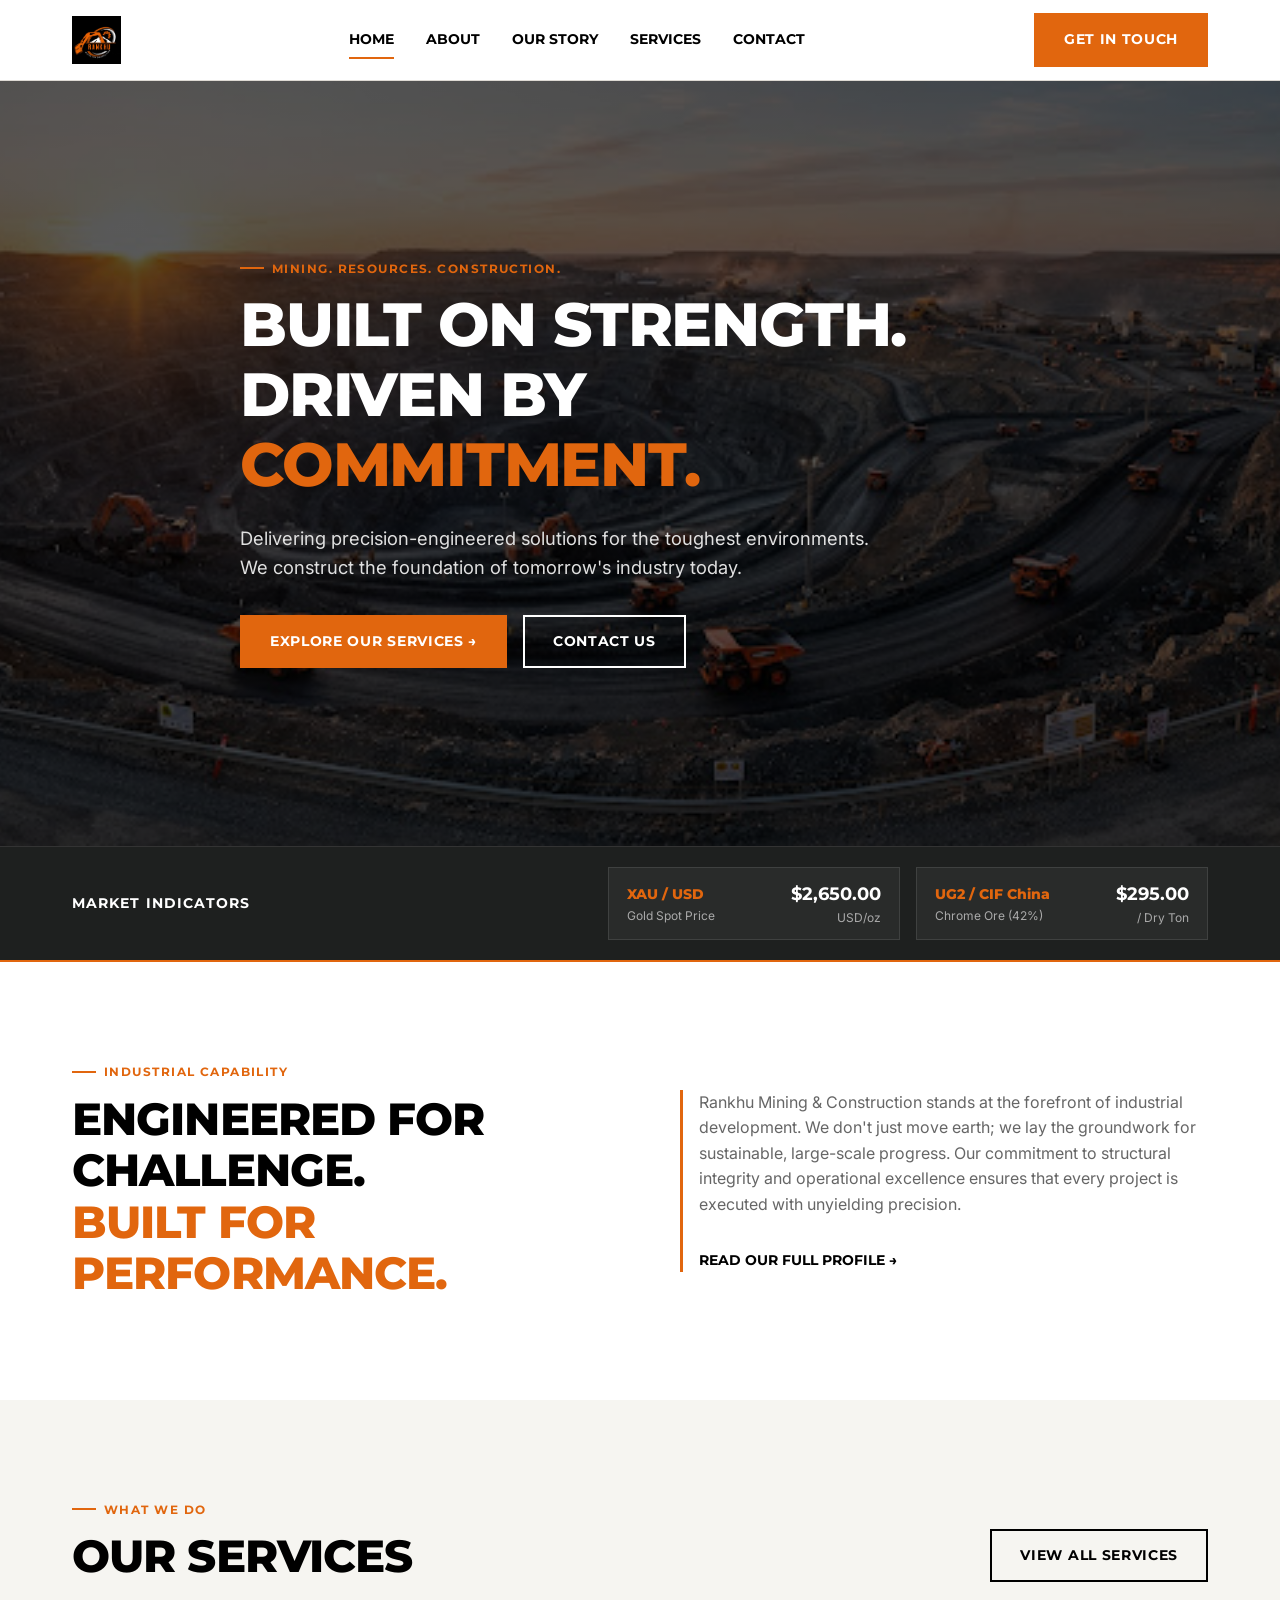
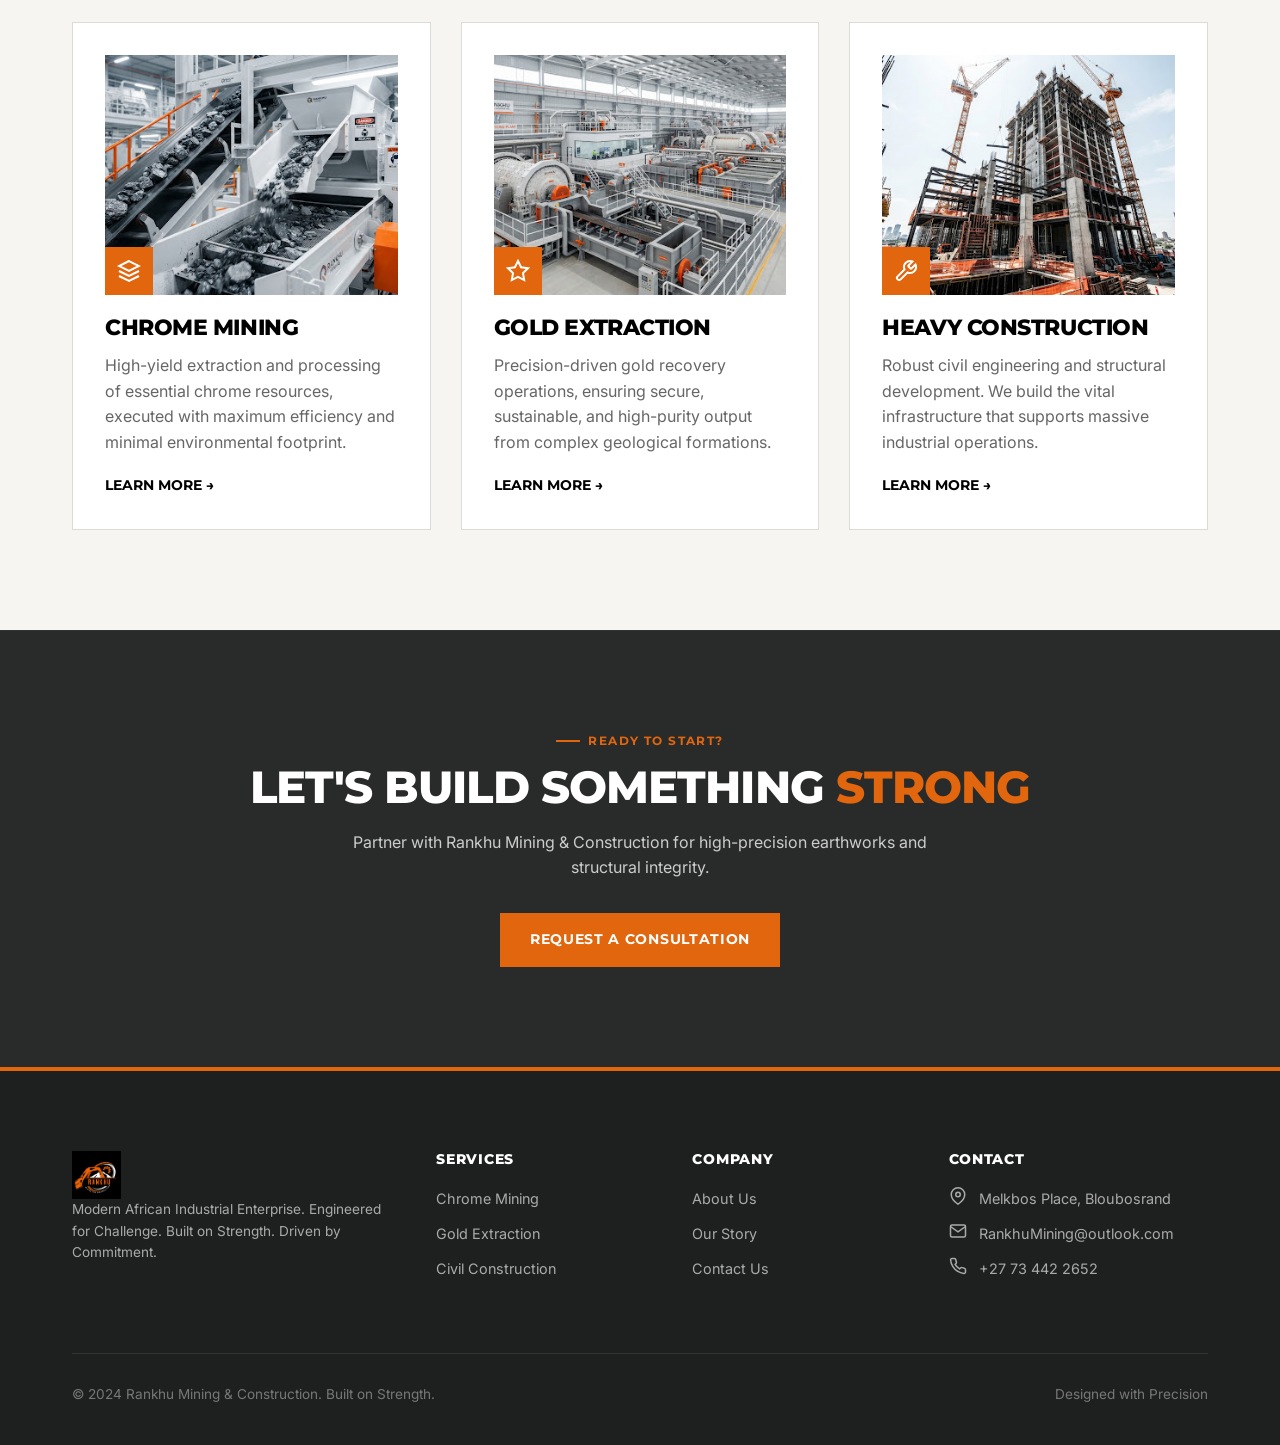
<file: index.html>
<!-- index.html -->
<!DOCTYPE html>
<html lang="en">
<head>
  <meta charset="UTF-8">
  <meta name="viewport" content="width=device-width, initial-scale=1.0">
  <title>Rankhu Mining &amp; Construction | Chrome, Gold &amp; Construction</title>
  <meta name="description" content="Rankhu Mining &amp; Construction delivers precision-driven chrome mining, gold extraction, and civil engineering infrastructure across South Africa.">
  <link rel="canonical" href="https://www.rankhu.co.za/index.html">
  <link rel="preconnect" href="https://fonts.googleapis.com">
  <link rel="preconnect" href="https://fonts.gstatic.com" crossorigin>
  <link href="https://fonts.googleapis.com/css2?family=Inter:wght@400;600&amp;family=Montserrat:wght@700;800&amp;display=swap" rel="stylesheet">
  <link rel="stylesheet" href="css/style.css">
  
  <script type="application/ld+json">
  {
    "@context": "https://schema.org",
    "@type": "Organization",
    "name": "Rankhu Mining & Construction",
    "url": "https://www.rankhu.co.za",
    "logo": "https://www.rankhu.co.za/images/Logo.png",
    "contactPoint": {
      "@type": "ContactPoint",
      "telephone": "+27-73-442-2652",
      "contactType": "customer service",
      "email": "RankhuMining@outlook.com"
    }
  }
  </script>
</head>
<body>

  <!-- HEADER -->
  <header class="header">
    <div class="container nav-container">
      <a href="index.html" class="logo">
        <img src="images/Rankhu Logo.png" alt="Rankhu Mining &amp; Construction Logo">
      </a>
      
      <nav class="nav-links" aria-label="Desktop Navigation">
        <a href="index.html" class="active">Home</a>
        <a href="about.html">About</a>
        <a href="our-story.html">Our Story</a>
        <a href="services.html">Services</a>
        <a href="contact.html">Contact</a>
      </nav>

      <a href="contact.html" class="btn btn-primary header-cta">Get In Touch</a>

      <button class="mobile-toggle" aria-label="Toggle navigation menu" aria-expanded="false">
        <span></span>
        <span></span>
        <span></span>
      </button>
    </div>
  </header>

  <!-- MOBILE MENU DRAWER -->
  <div class="mobile-menu" aria-label="Mobile Navigation">
    <nav class="mobile-nav-links">
      <a href="index.html" class="active">Home</a>
      <a href="about.html">About</a>
      <a href="our-story.html">Our Story</a>
      <a href="services.html">Services</a>
      <a href="contact.html">Contact</a>
    </nav>
    <a href="contact.html" class="btn btn-primary" style="width: 100%;">Get In Touch</a>
  </div>

  <main>
    <!-- HERO SECTION -->
    <section class="hero-home">
      <div class="container">
        <div class="hero-content">
          <div class="eyebrow"><span class="eyebrow-line"></span> Mining. Resources. Construction.</div>
          <h1>Built on Strength.<br>Driven by <span class="text-orange">Commitment.</span></h1>
          <p>Delivering precision-engineered solutions for the toughest environments. We construct the foundation of tomorrow's industry today.</p>
          <div class="hero-buttons">
            <a href="services.html" class="btn btn-primary">Explore Our Services &rarr;</a>
            <a href="contact.html" class="btn btn-outline-white">Contact Us</a>
          </div>
        </div>
      </div>
    </section>

    <!-- COMMODITY TICKER SECTION -->
    <section class="commodity-bar bg-charcoal-dark">
      <div class="container">
        <div class="ticker-wrapper">
          <div class="ticker-header">
            <span class="ticker-title">Market Indicators</span>
          </div>
          <div class="ticker-items">
            <!-- Gold Price Widget -->
            <div class="ticker-card" id="gold-widget">
              <div class="ticker-info">
                <span class="ticker-symbol">XAU / USD</span>
                <span class="ticker-label">Gold Spot Price</span>
              </div>
              <div class="ticker-value">
                <span class="price" id="gold-price">Loading...</span>
                <span class="change" id="gold-change">--</span>
              </div>
            </div>

            <!-- Chrome Price Widget -->
            <div class="ticker-card" id="chrome-widget">
              <div class="ticker-info">
                <span class="ticker-symbol">UG2 / CIF China</span>
                <span class="ticker-label">Chrome Ore (42%)</span>
              </div>
              <div class="ticker-value">
                <span class="price" id="chrome-price">$295.00</span>
                <span class="unit">/ Dry Ton</span>
              </div>
            </div>
          </div>
        </div>
      </div>
    </section>

    <!-- ENGINEERED FOR CHALLENGE -->
    <section class="section-padding">
      <div class="container">
        <div class="split-grid">
          <div>
            <div class="eyebrow"><span class="eyebrow-line"></span> Industrial Capability</div>
            <h2>Engineered for Challenge.<br><span class="text-orange">Built for Performance.</span></h2>
          </div>
          <div class="v-rule">
            <p>Rankhu Mining &amp; Construction stands at the forefront of industrial development. We don't just move earth; we lay the groundwork for sustainable, large-scale progress. Our commitment to structural integrity and operational excellence ensures that every project is executed with unyielding precision.</p>
            <a href="about.html" class="card-link" style="margin-top: 16px;">Read Our Full Profile &rarr;</a>
          </div>
        </div>
      </div>
    </section>

    <!-- SERVICES PREVIEW -->
    <section class="section-padding bg-off-white">
      <div class="container">
        <div style="display: flex; justify-content: space-between; align-items: flex-end; flex-wrap: wrap; gap: 20px;">
          <div>
            <div class="eyebrow"><span class="eyebrow-line"></span> What We Do</div>
            <h2>Our Services</h2>
          </div>
          <a href="services.html" class="btn btn-outline-black">View All Services</a>
        </div>

        <div class="card-grid-3">
          <!-- Card 1 -->
          <article class="card">
            <div class="card-image-wrap">
              <img src="images/Services Chrome.jpg" alt="Chrome Mining Operations" loading="lazy">
              <div class="card-icon-badge">
                <svg width="24" height="24" fill="none" stroke="currentColor" stroke-width="2" viewBox="0 0 24 24"><path d="M12 2L2 7l10 5 10-5-10-5zM2 17l10 5 10-5M2 12l10 5 10-5"></path></svg>
              </div>
            </div>
            <h3>Chrome Mining</h3>
            <p>High-yield extraction and processing of essential chrome resources, executed with maximum efficiency and minimal environmental footprint.</p>
            <a href="services.html" class="card-link">Learn More &rarr;</a>
          </article>

          <!-- Card 2 -->
          <article class="card">
            <div class="card-image-wrap">
              <img src="images/Services Rankhu Gold.jpg" alt="Gold Processing Facility" loading="lazy">
              <div class="card-icon-badge">
                <svg width="24" height="24" fill="none" stroke="currentColor" stroke-width="2" viewBox="0 0 24 24"><polygon points="12 2 15.09 8.26 22 9.27 17 14.14 18.18 21.02 12 17.77 5.82 21.02 7 14.14 2 9.27 8.91 8.26 12 2"></polygon></svg>
              </div>
            </div>
            <h3>Gold Extraction</h3>
            <p>Precision-driven gold recovery operations, ensuring secure, sustainable, and high-purity output from complex geological formations.</p>
            <a href="services.html" class="card-link">Learn More &rarr;</a>
          </article>

          <!-- Card 3 -->
          <article class="card">
            <div class="card-image-wrap">
              <img src="images/Services Construction.jpg" alt="Heavy Construction Site" loading="lazy">
              <div class="card-icon-badge">
                <svg width="24" height="24" fill="none" stroke="currentColor" stroke-width="2" viewBox="0 0 24 24"><path d="M14.7 6.3a1 1 0 0 0 0 1.4l1.6 1.6a1 1 0 0 0 1.4 0l3.77-3.77a6 6 0 0 1-7.94 7.94l-6.91 6.91a2.12 2.12 0 0 1-3-3l6.91-6.91a6 6 0 0 1 7.94-7.94l-3.76 3.76z"></path></svg>
              </div>
            </div>
            <h3>Heavy Construction</h3>
            <p>Robust civil engineering and structural development. We build the vital infrastructure that supports massive industrial operations.</p>
            <a href="services.html" class="card-link">Learn More &rarr;</a>
          </article>
        </div>
      </div>
    </section>

    <!-- FINAL CTA -->
    <section class="section-padding bg-charcoal" style="border-top: 1px solid #333333;">
      <div class="container" style="text-align: center;">
        <div class="eyebrow" style="justify-content: center;"><span class="eyebrow-line"></span> Ready To Start?</div>
        <h2>Let's Build Something <span class="text-orange">Strong</span></h2>
        <p style="max-width: 600px; margin: 1rem auto 2rem;">Partner with Rankhu Mining &amp; Construction for high-precision earthworks and structural integrity.</p>
        <a href="contact.html" class="btn btn-primary">Request a Consultation</a>
      </div>
    </section>
  </main>

  <!-- GLOBAL FOOTER -->
  <footer class="footer">
    <div class="container">
      <div class="footer-grid">
        <div class="footer-col">
          <a href="index.html" class="logo"><img src="images/Rankhu Logo.png" alt="Rankhu Logo"></a>
          <p style="font-size: 0.85rem; color: #AAAAAA;">Modern African Industrial Enterprise. Engineered for Challenge. Built on Strength. Driven by Commitment.</p>
        </div>

        <div class="footer-col">
          <h4>SERVICES</h4>
          <div class="footer-links">
            <a href="services.html">Chrome Mining</a>
            <a href="services.html">Gold Extraction</a>
            <a href="services.html">Civil Construction</a>
          </div>
        </div>

        <div class="footer-col">
          <h4>COMPANY</h4>
          <div class="footer-links">
            <a href="about.html">About Us</a>
            <a href="our-story.html">Our Story</a>
            <a href="contact.html">Contact Us</a>
          </div>
        </div>

        <div class="footer-col">
          <h4>CONTACT</h4>
          <div class="footer-contact-item">
            <svg width="18" height="18" fill="none" stroke="currentColor" stroke-width="2" viewBox="0 0 24 24"><path d="M21 10c0 7-9 13-9 13s-9-6-9-13a9 9 0 0 1 18 0z"></path><circle cx="12" cy="10" r="3"></circle></svg>
            <span>Melkbos Place, Bloubosrand</span>
          </div>
          <div class="footer-contact-item">
            <svg width="18" height="18" fill="none" stroke="currentColor" stroke-width="2" viewBox="0 0 24 24"><path d="M4 4h16c1.1 0 2 .9 2 2v12c0 1.1-.9 2-2 2H4c-1.1 0-2-.9-2-2V6c0-1.1.9-2 2-2z"></path><polyline points="22,6 12,13 2,6"></polyline></svg>
            <a href="mailto:RankhuMining@outlook.com">RankhuMining@outlook.com</a>
          </div>
          <div class="footer-contact-item">
            <svg width="18" height="18" fill="none" stroke="currentColor" stroke-width="2" viewBox="0 0 24 24"><path d="M22 16.92v3a2 2 0 0 1-2.18 2 19.79 19.79 0 0 1-8.63-3.07 19.5 19.5 0 0 1-6-6 19.79 19.79 0 0 1-3.07-8.67A2 2 0 0 1 4.11 2h3a2 2 0 0 1 2 1.72 12.84 12.84 0 0 0 .7 2.81 2 2 0 0 1-.45 2.11L8.09 9.91a16 16 0 0 0 6 6l1.27-1.27a2 2 0 0 1 2.11-.45 12.84 12.84 0 0 0 2.81.7A2 2 0 0 1 22 16.92z"></path></svg>
            <a href="tel:+27734422652">+27 73 442 2652</a>
          </div>
        </div>
      </div>

      <div class="footer-bottom">
        <div>&copy; 2024 Rankhu Mining &amp; Construction. Built on Strength.</div>
        <div>Designed with Precision</div>
      </div>
    </div>
  </footer>

  <script src="js/script.js"></script>
</body>
</html>
</file>
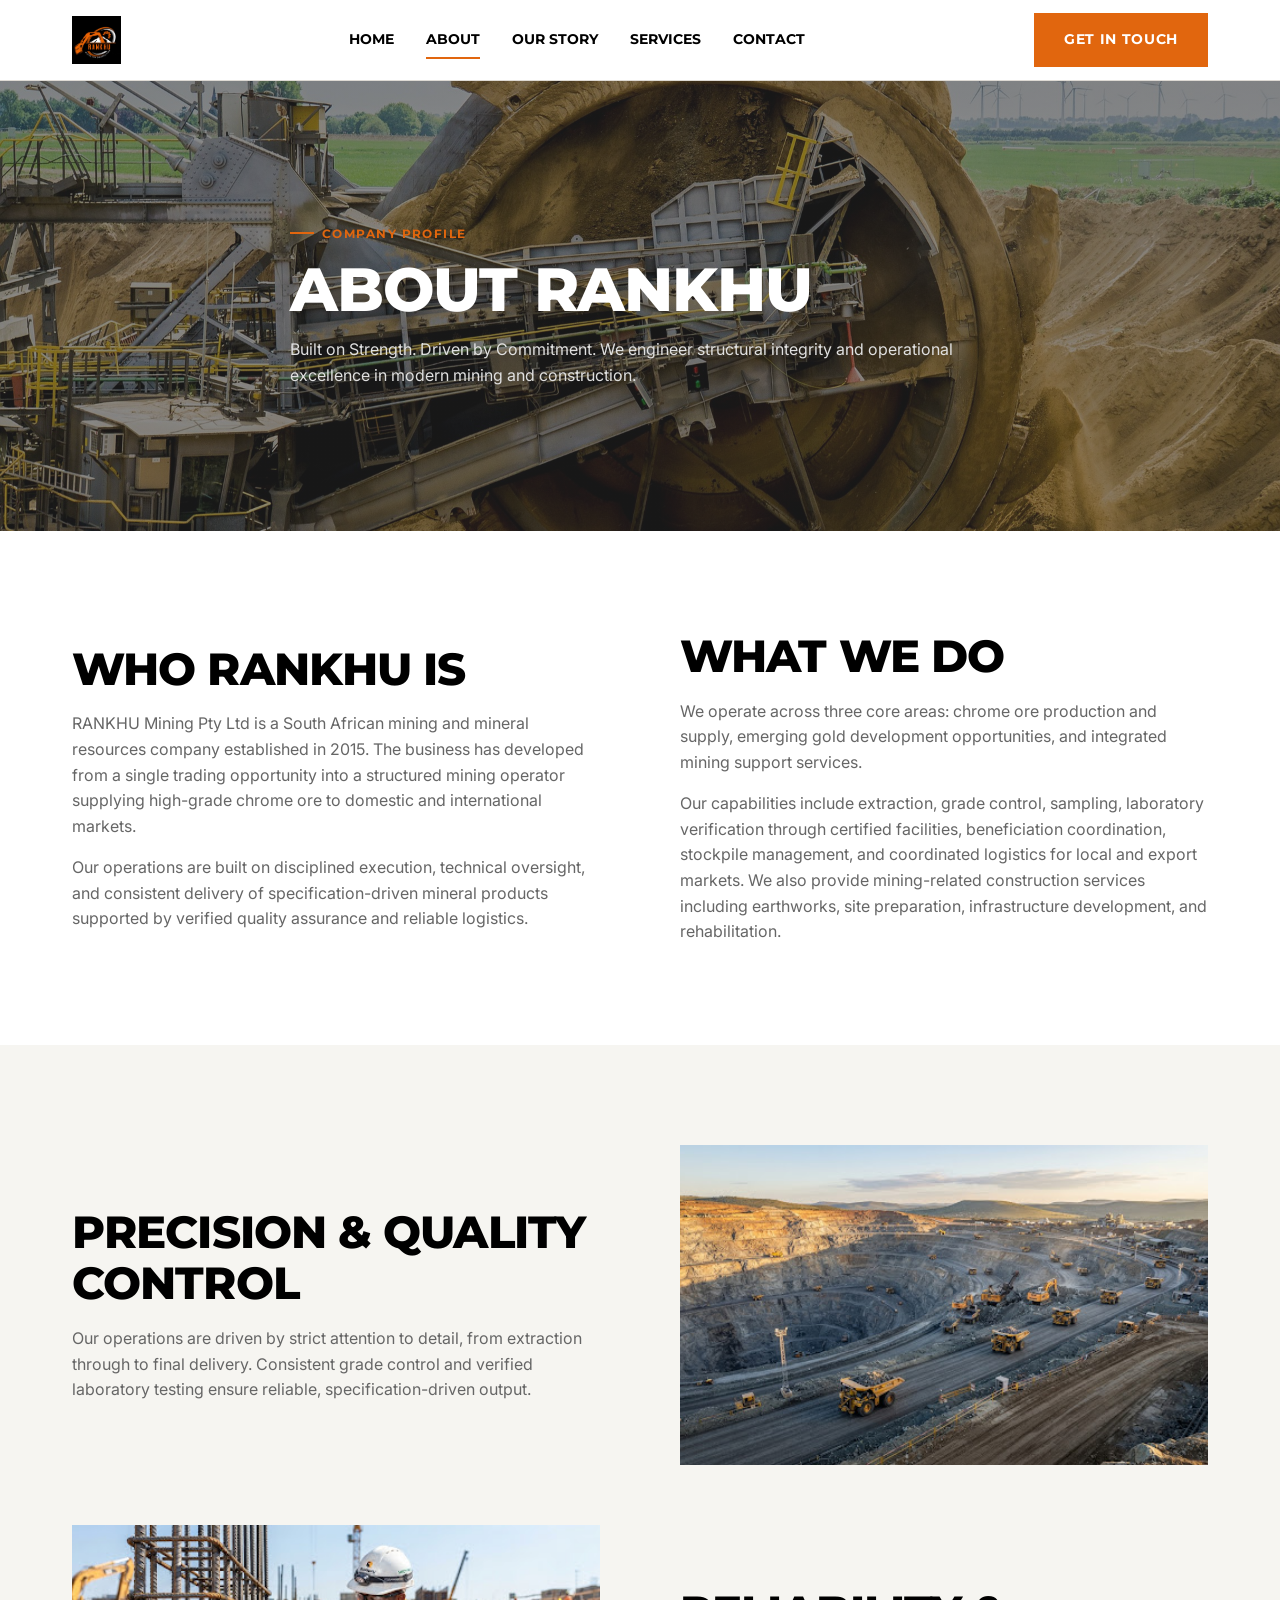
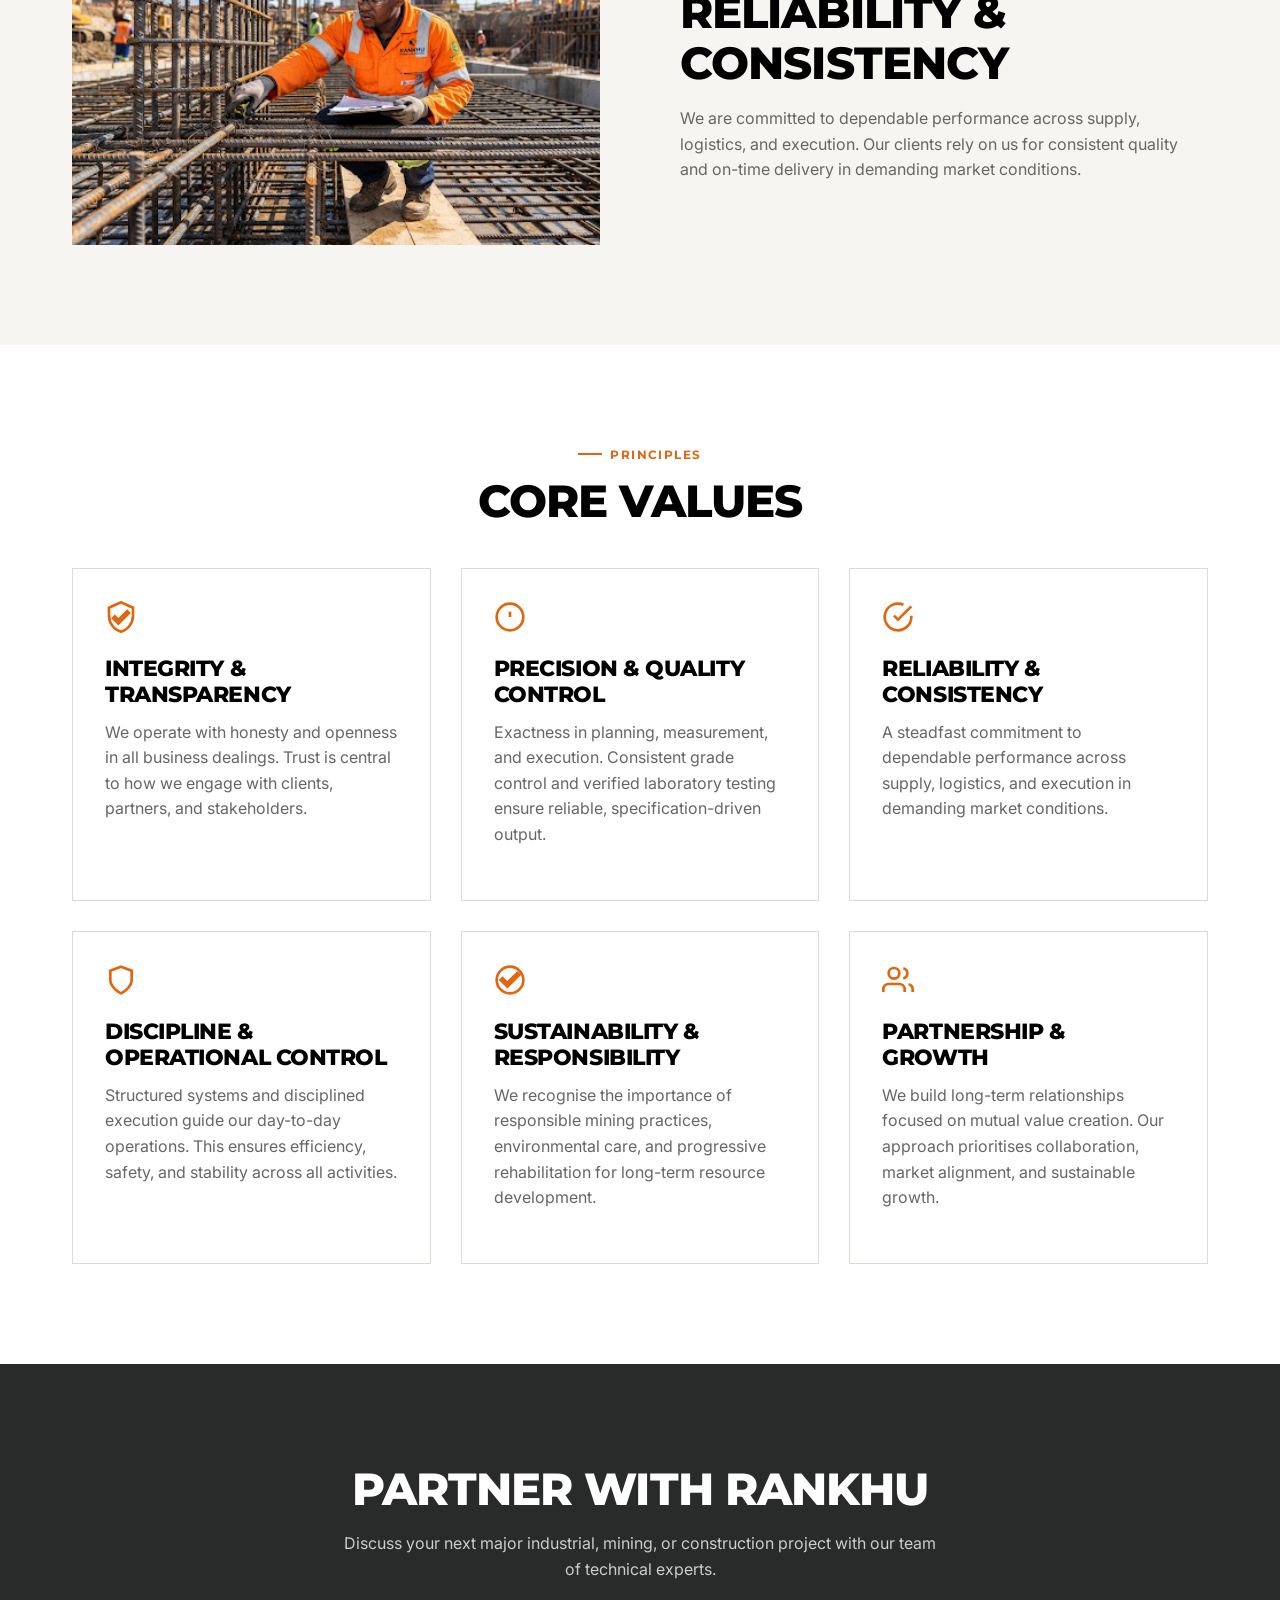
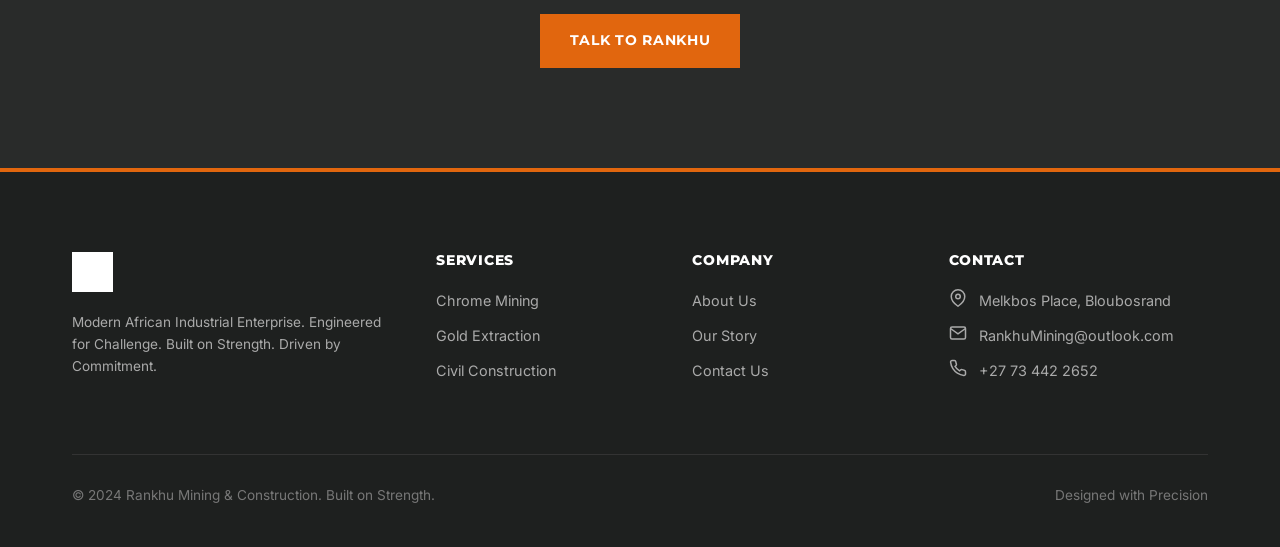
<file: about.html>
<!DOCTYPE html>
<html lang="en">
<head>
  <meta charset="UTF-8">
  <meta name="viewport" content="width=device-width, initial-scale=1.0">
  <title>About Rankhu Mining & Construction | South Africa</title>
  <meta name="description" content="Learn about Rankhu Mining & Construction, our core values, safety standards, and commitment to structural integrity.">
  <link rel="canonical" href="https://www.rankhu.co.za/about.html">
  <link rel="preconnect" href="https://fonts.googleapis.com">
  <link rel="preconnect" href="https://fonts.gstatic.com" crossorigin>
  <link href="https://fonts.googleapis.com/css2?family=Inter:wght@400;600&family=Montserrat:wght@700;800&display=swap" rel="stylesheet">
  <link rel="stylesheet" href="css/style.css">
</head>
<body>

  <!-- HEADER -->
  <header class="header">
    <div class="container nav-container">
      <a href="index.html" class="logo">
        <img src="images/Rankhu Logo.png" alt="Rankhu Mining & Construction Logo">
      </a>
      <nav class="nav-links">
        <a href="index.html">Home</a>
        <a href="about.html" class="active">About</a>
        <a href="our-story.html">Our Story</a>
        <a href="services.html">Services</a>
        <a href="contact.html">Contact</a>
      </nav>
      <a href="contact.html" class="btn btn-primary header-cta">Get In Touch</a>
      <button class="mobile-toggle" aria-label="Toggle navigation menu">
        <span></span><span></span><span></span>
      </button>
    </div>
  </header>

  <div class="mobile-menu">
    <nav class="mobile-nav-links">
      <a href="index.html">Home</a>
      <a href="about.html" class="active">About</a>
      <a href="our-story.html">Our Story</a>
      <a href="services.html">Services</a>
      <a href="contact.html">Contact</a>
    </nav>
    <a href="contact.html" class="btn btn-primary" style="width: 100%;">Get In Touch</a>
  </div>

  <main>
    <!-- HERO BANNER -->
    <section class="hero-sub" style="background: linear-gradient(rgba(42, 42, 42, 0.55), rgba(42, 42, 42, 0.55)), url('images/Hero\ about.jpg') center/cover no-repeat; min-height: 50vh;">
      <div class="container">
        <div class="eyebrow"><span class="eyebrow-line"></span> Company Profile</div>
        <h1>About Rankhu</h1>
        <p style="color: #E0E0E0; max-width: 700px; margin-top: 12px;">Built on Strength. Driven by Commitment. We engineer structural integrity and operational excellence in modern mining and construction.</p>
      </div>
    </section>

    <!-- WHO RANKHU IS / WHAT WE DO -->
    <section class="section-padding">
      <div class="container">
        <div class="split-grid">
          <div>
            <h2>Who Rankhu Is</h2>
            <p style="margin-top: 16px;">RANKHU Mining Pty Ltd is a South African mining and mineral resources company established in 2015. The business has developed from a single trading opportunity into a structured mining operator supplying high-grade chrome ore to domestic and international markets.</p>
            <p>Our operations are built on disciplined execution, technical oversight, and consistent delivery of specification-driven mineral products supported by verified quality assurance and reliable logistics.</p>
          </div>
          <div>
            <h2>What We Do</h2>
            <p style="margin-top: 16px;">We operate across three core areas: chrome ore production and supply, emerging gold development opportunities, and integrated mining support services.</p>
            <p>Our capabilities include extraction, grade control, sampling, laboratory verification through certified facilities, beneficiation coordination, stockpile management, and coordinated logistics for local and export markets. We also provide mining-related construction services including earthworks, site preparation, infrastructure development, and rehabilitation.</p>
          </div>
        </div>
      </div>
    </section>

    <!-- ALTERNATING IMAGE/TEXT SECTION -->
    <section class="section-padding bg-off-white">
      <div class="container" style="display: flex; flex-direction: column; gap: 60px;">
        <!-- Row 1 -->
        <div class="split-grid">
          <div>
            <h2>Precision & Quality Control</h2>
            <p style="margin-top: 16px;">Our operations are driven by strict attention to detail, from extraction through to final delivery. Consistent grade control and verified laboratory testing ensure reliable, specification-driven output.</p>
          </div>
          <div>
            <img src="images/Mining Extraction.jpg" alt="Mining Pit Operations" style="width:100%; height: 320px; object-fit: cover;" loading="lazy">
          </div>
        </div>

        <!-- Row 2 -->
        <div class="split-grid reverse">
          <div>
            <h2>Reliability & Consistency</h2>
            <p style="margin-top: 16px;">We are committed to dependable performance across supply, logistics, and execution. Our clients rely on us for consistent quality and on-time delivery in demanding market conditions.</p>
          </div>
          <div>
            <img src="images/Construction Worker.jpg" alt="Construction Quality Check" style="width:100%; height: 320px; object-fit: cover;" loading="lazy">
          </div>
        </div>
      </div>
    </section>

    <!-- CORE VALUES -->
    <section class="section-padding">
      <div class="container">
        <div style="text-align: center;">
          <div class="eyebrow" style="justify-content: center;"><span class="eyebrow-line"></span> Principles</div>
          <h2>Core Values</h2>
        </div>

        <div class="card-grid-3">
          <div class="card">
            <div style="color: var(--color-orange); margin-bottom: 16px;">
              <svg width="32" height="32" fill="none" stroke="currentColor" stroke-width="2" viewBox="0 0 24 24"><path d="M12 1L3 5v6c0 5.55 3.84 10.74 9 12 5.16-1.26 9-6.45 9-12V5l-9-4z"></path><path d="M10 17l-4-4 1.41-1.41L10 14.17l6.59-6.59L18 9l-8 8z"></path></svg>
            </div>
            <h3>Integrity &amp; Transparency</h3>
            <p>We operate with honesty and openness in all business dealings. Trust is central to how we engage with clients, partners, and stakeholders.</p>
          </div>

          <div class="card">
            <div style="color: var(--color-orange); margin-bottom: 16px;">
              <svg width="32" height="32" fill="none" stroke="currentColor" stroke-width="2" viewBox="0 0 24 24"><circle cx="12" cy="12" r="10"></circle><line x1="12" y1="8" x2="12" y2="12"></line><line x1="12" y1="16" x2="12.01" y2="16"></line></svg>
            </div>
            <h3>Precision &amp; Quality Control</h3>
            <p>Exactness in planning, measurement, and execution. Consistent grade control and verified laboratory testing ensure reliable, specification-driven output.</p>
          </div>

          <div class="card">
            <div style="color: var(--color-orange); margin-bottom: 16px;">
              <svg width="32" height="32" fill="none" stroke="currentColor" stroke-width="2" viewBox="0 0 24 24"><path d="M22 11.08V12a10 10 0 1 1-5.93-9.14"></path><polyline points="22 4 12 14.01 9 11.01"></polyline></svg>
            </div>
            <h3>Reliability &amp; Consistency</h3>
            <p>A steadfast commitment to dependable performance across supply, logistics, and execution in demanding market conditions.</p>
          </div>

          <div class="card">
            <div style="color: var(--color-orange); margin-bottom: 16px;">
              <svg width="32" height="32" fill="none" stroke="currentColor" stroke-width="2" viewBox="0 0 24 24"><path d="M12 22s8-4 8-10V5l-8-3-8 3v7c0 6 8 10 8 10z"></path></svg>
            </div>
            <h3>Discipline &amp; Operational Control</h3>
            <p>Structured systems and disciplined execution guide our day-to-day operations. This ensures efficiency, safety, and stability across all activities.</p>
          </div>

          <div class="card">
            <div style="color: var(--color-orange); margin-bottom: 16px;">
              <svg width="32" height="32" fill="none" stroke="currentColor" stroke-width="2" viewBox="0 0 24 24"><path d="M12 2C6.48 2 2 6.48 2 12s4.48 10 10 10 10-4.48 10-10S17.52 2 12 2zm-2 15l-5-5 1.41-1.41L10 14.17l7.59-7.59L19 8l-9 9z"></path></svg>
            </div>
            <h3>Sustainability &amp; Responsibility</h3>
            <p>We recognise the importance of responsible mining practices, environmental care, and progressive rehabilitation for long-term resource development.</p>
          </div>

          <div class="card">
            <div style="color: var(--color-orange); margin-bottom: 16px;">
              <svg width="32" height="32" fill="none" stroke="currentColor" stroke-width="2" viewBox="0 0 24 24"><path d="M17 21v-2a4 4 0 0 0-4-4H5a4 4 0 0 0-4 4v2"></path><circle cx="9" cy="7" r="4"></circle><path d="M23 21v-2a4 4 0 0 0-3-3.87"></path><path d="M16 3.13a4 4 0 0 1 0 7.75"></path></svg>
            </div>
            <h3>Partnership &amp; Growth</h3>
            <p>We build long-term relationships focused on mutual value creation. Our approach prioritises collaboration, market alignment, and sustainable growth.</p>
          </div>
        </div>
      </div>
    </section>

    <!-- CALL TO ACTION -->
    <section class="section-padding bg-charcoal">
      <div class="container" style="text-align: center;">
        <h2>Partner With Rankhu</h2>
        <p style="margin: 1rem auto 2rem; max-width: 600px;">Discuss your next major industrial, mining, or construction project with our team of technical experts.</p>
        <a href="contact.html" class="btn btn-primary">Talk to Rankhu</a>
      </div>
    </section>
  </main>

  <!-- GLOBAL FOOTER -->
  <footer class="footer">
    <div class="container">
      <div class="footer-grid">
        <div class="footer-col">
          <img src="images/Rankhu Logo.png" alt="Rankhu Logo" style="height: 40px; margin-bottom: 20px; filter: brightness(0) invert(1);">
          <p style="font-size: 0.85rem; color: #AAAAAA;">Modern African Industrial Enterprise. Engineered for Challenge. Built on Strength. Driven by Commitment.</p>
        </div>

        <div class="footer-col">
          <h4>SERVICES</h4>
          <div class="footer-links">
            <a href="services.html">Chrome Mining</a>
            <a href="services.html">Gold Extraction</a>
            <a href="services.html">Civil Construction</a>
          </div>
        </div>

        <div class="footer-col">
          <h4>COMPANY</h4>
          <div class="footer-links">
            <a href="about.html">About Us</a>
            <a href="our-story.html">Our Story</a>
            <a href="contact.html">Contact Us</a>
          </div>
        </div>

        <div class="footer-col">
          <h4>CONTACT</h4>
          <div class="footer-contact-item">
            <svg width="18" height="18" fill="none" stroke="currentColor" stroke-width="2" viewBox="0 0 24 24"><path d="M21 10c0 7-9 13-9 13s-9-6-9-13a9 9 0 0 1 18 0z"></path><circle cx="12" cy="10" r="3"></circle></svg>
            <span>Melkbos Place, Bloubosrand</span>
          </div>
          <div class="footer-contact-item">
            <svg width="18" height="18" fill="none" stroke="currentColor" stroke-width="2" viewBox="0 0 24 24"><path d="M4 4h16c1.1 0 2 .9 2 2v12c0 1.1-.9 2-2 2H4c-1.1 0-2-.9-2-2V6c0-1.1.9-2 2-2z"></path><polyline points="22,6 12,13 2,6"></polyline></svg>
            <a href="mailto:RankhuMining@outlook.com">RankhuMining@outlook.com</a>
          </div>
          <div class="footer-contact-item">
            <svg width="18" height="18" fill="none" stroke="currentColor" stroke-width="2" viewBox="0 0 24 24"><path d="M22 16.92v3a2 2 0 0 1-2.18 2 19.79 19.79 0 0 1-8.63-3.07 19.5 19.5 0 0 1-6-6 19.79 19.79 0 0 1-3.07-8.67A2 2 0 0 1 4.11 2h3a2 2 0 0 1 2 1.72 12.84 12.84 0 0 0 .7 2.81 2 2 0 0 1-.45 2.11L8.09 9.91a16 16 0 0 0 6 6l1.27-1.27a2 2 0 0 1 2.11-.45 12.84 12.84 0 0 0 2.81.7A2 2 0 0 1 22 16.92z"></path></svg>
            <a href="tel:+27734422652">+27 73 442 2652</a>
          </div>
        </div>
      </div>

      <div class="footer-bottom">
        <div>&copy; 2024 Rankhu Mining & Construction. Built on Strength.</div>
        <div>Designed with Precision</div>
      </div>
    </div>
  </footer>

  <script src="js/script.js"></script>
</body>
</html>
</file>
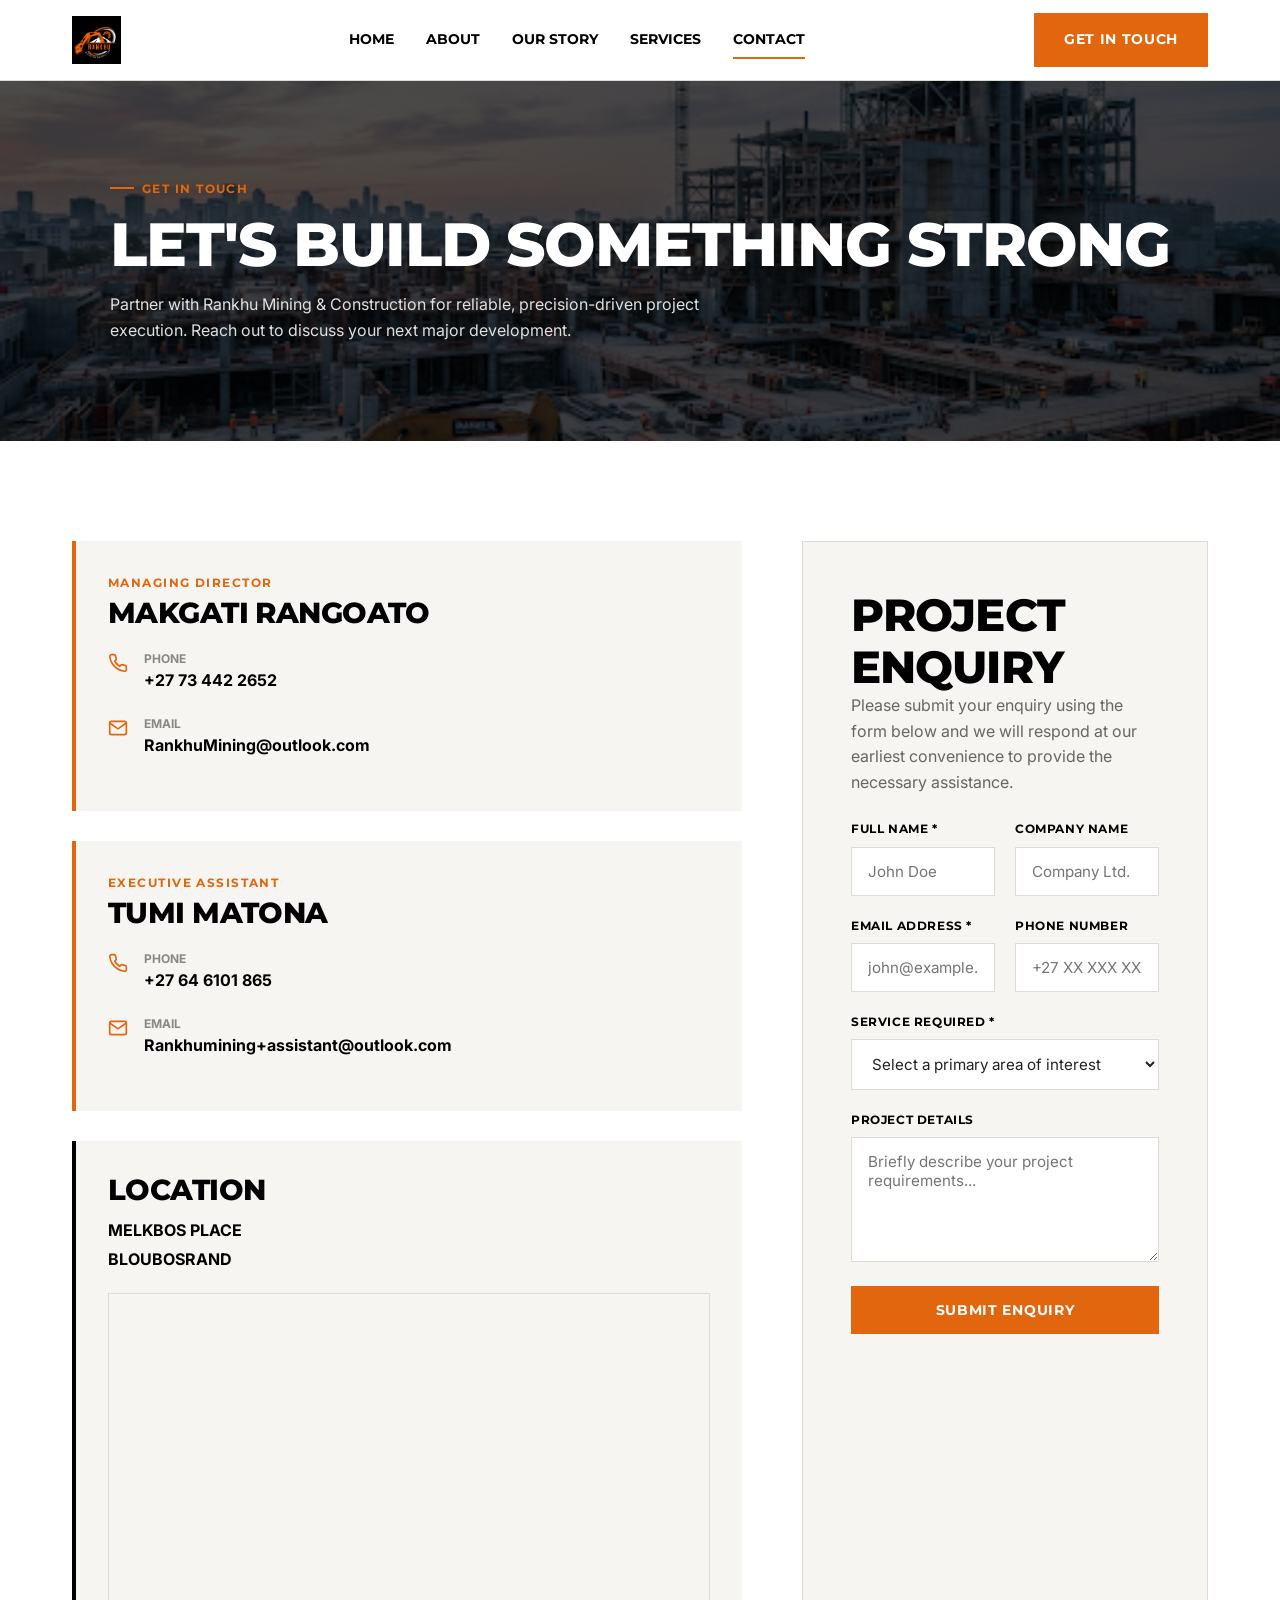
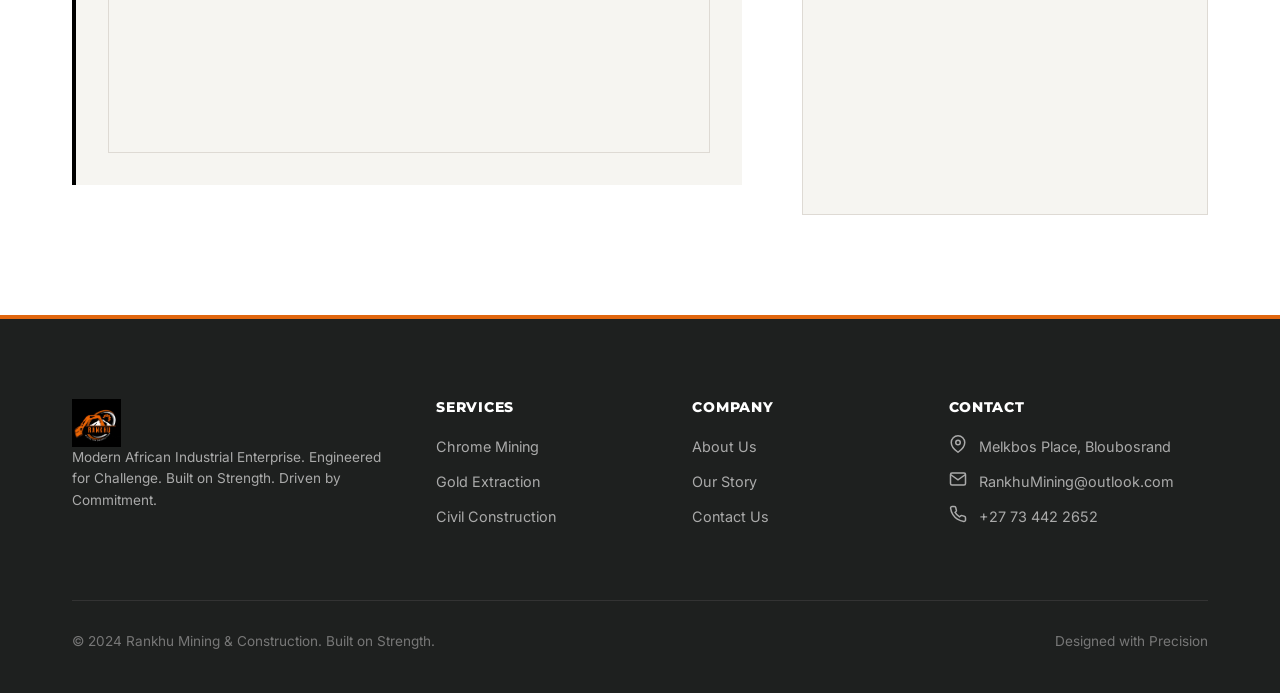
<file: contact.html>
<!-- contact.html -->
<!DOCTYPE html>
<html lang="en">
<head>
  <meta charset="UTF-8">
  <meta name="viewport" content="width=device-width, initial-scale=1.0">
  <title>Contact Rankhu Mining &amp; Construction | South Africa</title>
  <meta name="description" content="Get in touch with Makgati Rangoato, Managing Director at Rankhu Mining &amp; Construction. Submit project enquiries for chrome, gold, and civil engineering.">
  <link rel="canonical" href="https://www.rankhu.co.za/contact.html">
  <link rel="preconnect" href="https://fonts.googleapis.com">
  <link rel="preconnect" href="https://fonts.gstatic.com" crossorigin>
  <link href="https://fonts.googleapis.com/css2?family=Inter:wght@400;600&amp;family=Montserrat:wght@700;800&amp;display=swap" rel="stylesheet">
  <link rel="stylesheet" href="css/style.css">
</head>
<body>

  <header class="header">
    <div class="container nav-container">
      <a href="index.html" class="logo"><img src="images/Rankhu Logo.png" alt="Rankhu Logo"></a>
      <nav class="nav-links">
        <a href="index.html">Home</a>
        <a href="about.html">About</a>
        <a href="our-story.html">Our Story</a>
        <a href="services.html">Services</a>
        <a href="contact.html" class="active">Contact</a>
      </nav>
      <a href="contact.html" class="btn btn-primary header-cta">Get In Touch</a>
      <button class="mobile-toggle" aria-label="Toggle navigation menu"><span></span><span></span><span></span></button>
    </div>
  </header>

  <div class="mobile-menu">
    <nav class="mobile-nav-links">
      <a href="index.html">Home</a>
      <a href="about.html">About</a>
      <a href="our-story.html">Our Story</a>
      <a href="services.html">Services</a>
      <a href="contact.html" class="active">Contact</a>
    </nav>
  </div>

  <main>
    <section class="hero-sub">
      <div class="container">
        <div class="eyebrow"><span class="eyebrow-line"></span> Get In Touch</div>
        <h1>Let's Build Something Strong</h1>
        <p style="color: #E0E0E0; max-width: 600px; margin-top: 12px;">Partner with Rankhu Mining &amp; Construction for reliable, precision-driven project execution. Reach out to discuss your next major development.</p>
      </div>
    </section>

    <section class="section-padding">
      <div class="container">
        <div class="contact-grid">
          <!-- LEFT: VERIFIED DIRECT DETAILS -->
          <div>
            <div class="info-card">
              <div class="eyebrow" style="margin-bottom: 4px;">Managing Director</div>
              <h3 style="margin-bottom: 20px;">Makgati Rangoato</h3>
              
              <div class="info-item">
                <svg width="20" height="20" fill="none" stroke="currentColor" stroke-width="2" viewBox="0 0 24 24"><path d="M22 16.92v3a2 2 0 0 1-2.18 2 19.79 19.79 0 0 1-8.63-3.07 19.5 19.5 0 0 1-6-6 19.79 19.79 0 0 1-3.07-8.67A2 2 0 0 1 4.11 2h3a2 2 0 0 1 2 1.72 12.84 12.84 0 0 0 .7 2.81 2 2 0 0 1-.45 2.11L8.09 9.91a16 16 0 0 0 6 6l1.27-1.27a2 2 0 0 1 2.11-.45 12.84 12.84 0 0 0 2.81.7A2 2 0 0 1 22 16.92z"></path></svg>
                <div>
                  <div style="font-size:0.75rem; font-weight:700; color:#888;">PHONE</div>
                  <a href="tel:+27734422652" style="font-weight:700; color:var(--color-black);">+27 73 442 2652</a>
                </div>
              </div>

              <div class="info-item">
                <svg width="20" height="20" fill="none" stroke="currentColor" stroke-width="2" viewBox="0 0 24 24"><path d="M4 4h16c1.1 0 2 .9 2 2v12c0 1.1-.9 2-2 2H4c-1.1 0-2-.9-2-2V6c0-1.1.9-2 2-2z"></path><polyline points="22,6 12,13 2,6"></polyline></svg>
                <div>
                  <div style="font-size:0.75rem; font-weight:700; color:#888;">EMAIL</div>
                  <a href="mailto:RankhuMining@outlook.com" style="font-weight:700; color:var(--color-black);">RankhuMining@outlook.com</a>
                </div>
              </div>
            </div>

            <!-- EXECUTIVE ASSISTANT -->
            <div class="info-card">
              <div class="eyebrow" style="margin-bottom: 4px;">Executive Assistant</div>
              <h3 style="margin-bottom: 20px;">Tumi Matona</h3>
              
              <div class="info-item">
                <svg width="20" height="20" fill="none" stroke="currentColor" stroke-width="2" viewBox="0 0 24 24"><path d="M22 16.92v3a2 2 0 0 1-2.18 2 19.79 19.79 0 0 1-8.63-3.07 19.5 19.5 0 0 1-6-6 19.79 19.79 0 0 1-3.07-8.67A2 2 0 0 1 4.11 2h3a2 2 0 0 1 2 1.72 12.84 12.84 0 0 0 .7 2.81 2 2 0 0 1-.45 2.11L8.09 9.91a16 16 0 0 0 6 6l1.27-1.27a2 2 0 0 1 2.11-.45 12.84 12.84 0 0 0 2.81.7A2 2 0 0 1 22 16.92z"></path></svg>
                <div>
                  <div style="font-size:0.75rem; font-weight:700; color:#888;">PHONE</div>
                  <a href="tel:+27646101865" style="font-weight:700; color:var(--color-black);">+27 64 6101 865</a>
                </div>
              </div>

              <div class="info-item">
                <svg width="20" height="20" fill="none" stroke="currentColor" stroke-width="2" viewBox="0 0 24 24"><path d="M4 4h16c1.1 0 2 .9 2 2v12c0 1.1-.9 2-2 2H4c-1.1 0-2-.9-2-2V6c0-1.1.9-2 2-2z"></path><polyline points="22,6 12,13 2,6"></polyline></svg>
                <div>
                  <div style="font-size:0.75rem; font-weight:700; color:#888;">EMAIL</div>
                  <a href="mailto:Rankhumining+assistant@outlook.com" style="font-weight:700; color:var(--color-black);">Rankhumining+assistant@outlook.com</a>
                </div>
              </div>
            </div>

            <div class="info-card" style="border-left-color: var(--color-black);">
              <h3 style="margin-bottom: 12px;">Location</h3>
              <p style="font-weight: 700; color: var(--color-black); margin-bottom: 4px;">MELKBOS PLACE</p>
              <p style="font-weight: 700; color: var(--color-black);">BLOUBOSRAND</p>

              <div style="margin-top: 20px; border: 1px solid var(--color-border); overflow: hidden;">
                <iframe src="https://www.google.com/maps/embed?pb=!1m18!1m12!1m3!1d3585.17497030441!2d27.9689011!3d-26.027830500000004!2m3!1f0!2f0!3f0!3m2!1i1024!2i768!4f13.1!3m3!1m2!1s0x1e957662fd8fc237%3A0xa29179aed9b5d8d2!2sMelkbos%20Pl%2C%20Bloubosrand%2C%20Randburg%2C%202188!5e0!3m2!1sen!2sza!4v1787058498506!5m2!1sen!2sza" width="600" height="450" style="border:0;" allowfullscreen="" loading="lazy" referrerpolicy="strict-origin-when-cross-origin"></iframe>
              </div>
            </div>
          </div>

          <!-- RIGHT: PROJECT ENQUIRY FORM -->
          <div class="contact-form-wrap">
            <h2>Project Enquiry</h2>
            <p style="margin-bottom: 24px;">Please submit your enquiry using the form below and we will respond at our earliest convenience to provide the necessary assistance.</p>

            <form id="contact-form" novalidate>
              <div class="form-grid">
                <div class="form-group">
                  <label for="fullname">Full Name *</label>
                  <input type="text" id="fullname" name="fullname" placeholder="John Doe" required>
                </div>

                <div class="form-group">
                  <label for="company">Company Name</label>
                  <input type="text" id="company" name="company" placeholder="Company Ltd.">
                </div>

                <div class="form-group">
                  <label for="email">Email Address *</label>
                  <input type="email" id="email" name="email" placeholder="john@example.com" required>
                </div>

                <div class="form-group">
                  <label for="phone">Phone Number</label>
                  <input type="tel" id="phone" name="phone" placeholder="+27 XX XXX XXXX">
                </div>

                <div class="form-group full-width">
                  <label for="service">Service Required *</label>
                  <select id="service" name="service" required>
                    <option value="" disabled selected>Select a primary area of interest</option>
                    <option value="chrome">Chrome Mining</option>
                    <option value="gold">Gold Extraction</option>
                    <option value="construction">Civil Construction</option>
                    <option value="general">General Enquiry</option>
                  </select>
                </div>

                <div class="form-group full-width">
                  <label for="details">Project Details</label>
                  <textarea id="details" name="details" rows="5" placeholder="Briefly describe your project requirements..."></textarea>
                </div>
              </div>

              <button type="submit" class="btn btn-primary" style="margin-top: 24px; width: 100%;">Submit Enquiry</button>
              <div id="form-status" class="form-status"></div>
            </form>
          </div>
        </div>
      </div>
    </section>
  </main>

  <!-- GLOBAL FOOTER -->
  <footer class="footer">
    <div class="container">
      <div class="footer-grid">
        <div class="footer-col">
          <a href="index.html" class="logo"><img src="images/Rankhu Logo.png" alt="Rankhu Logo"></a>
          <p style="font-size: 0.85rem; color: #AAAAAA;">Modern African Industrial Enterprise. Engineered for Challenge. Built on Strength. Driven by Commitment.</p>
        </div>

        <div class="footer-col">
          <h4>SERVICES</h4>
          <div class="footer-links">
            <a href="services.html">Chrome Mining</a>
            <a href="services.html">Gold Extraction</a>
            <a href="services.html">Civil Construction</a>
          </div>
        </div>

        <div class="footer-col">
          <h4>COMPANY</h4>
          <div class="footer-links">
            <a href="about.html">About Us</a>
            <a href="our-story.html">Our Story</a>
            <a href="contact.html">Contact Us</a>
          </div>
        </div>

        <div class="footer-col">
          <h4>CONTACT</h4>
          <div class="footer-contact-item">
            <svg width="18" height="18" fill="none" stroke="currentColor" stroke-width="2" viewBox="0 0 24 24"><path d="M21 10c0 7-9 13-9 13s-9-6-9-13a9 9 0 0 1 18 0z"></path><circle cx="12" cy="10" r="3"></circle></svg>
            <span>Melkbos Place, Bloubosrand</span>
          </div>
          <div class="footer-contact-item">
            <svg width="18" height="18" fill="none" stroke="currentColor" stroke-width="2" viewBox="0 0 24 24"><path d="M4 4h16c1.1 0 2 .9 2 2v12c0 1.1-.9 2-2 2H4c-1.1 0-2-.9-2-2V6c0-1.1.9-2 2-2z"></path><polyline points="22,6 12,13 2,6"></polyline></svg>
            <a href="mailto:RankhuMining@outlook.com">RankhuMining@outlook.com</a>
          </div>
          <div class="footer-contact-item">
            <svg width="18" height="18" fill="none" stroke="currentColor" stroke-width="2" viewBox="0 0 24 24"><path d="M22 16.92v3a2 2 0 0 1-2.18 2 19.79 19.79 0 0 1-8.63-3.07 19.5 19.5 0 0 1-6-6 19.79 19.79 0 0 1-3.07-8.67A2 2 0 0 1 4.11 2h3a2 2 0 0 1 2 1.72 12.84 12.84 0 0 0 .7 2.81 2 2 0 0 1-.45 2.11L8.09 9.91a16 16 0 0 0 6 6l1.27-1.27a2 2 0 0 1 2.11-.45 12.84 12.84 0 0 0 2.81.7A2 2 0 0 1 22 16.92z"></path></svg>
            <a href="tel:+27734422652">+27 73 442 2652</a>
          </div>
        </div>
      </div>

      <div class="footer-bottom">
        <div>&copy; 2024 Rankhu Mining &amp; Construction. Built on Strength.</div>
        <div>Designed with Precision</div>
      </div>
    </div>
  </footer>

  <script src="js/script.js"></script>
</body>
</html>
</file>
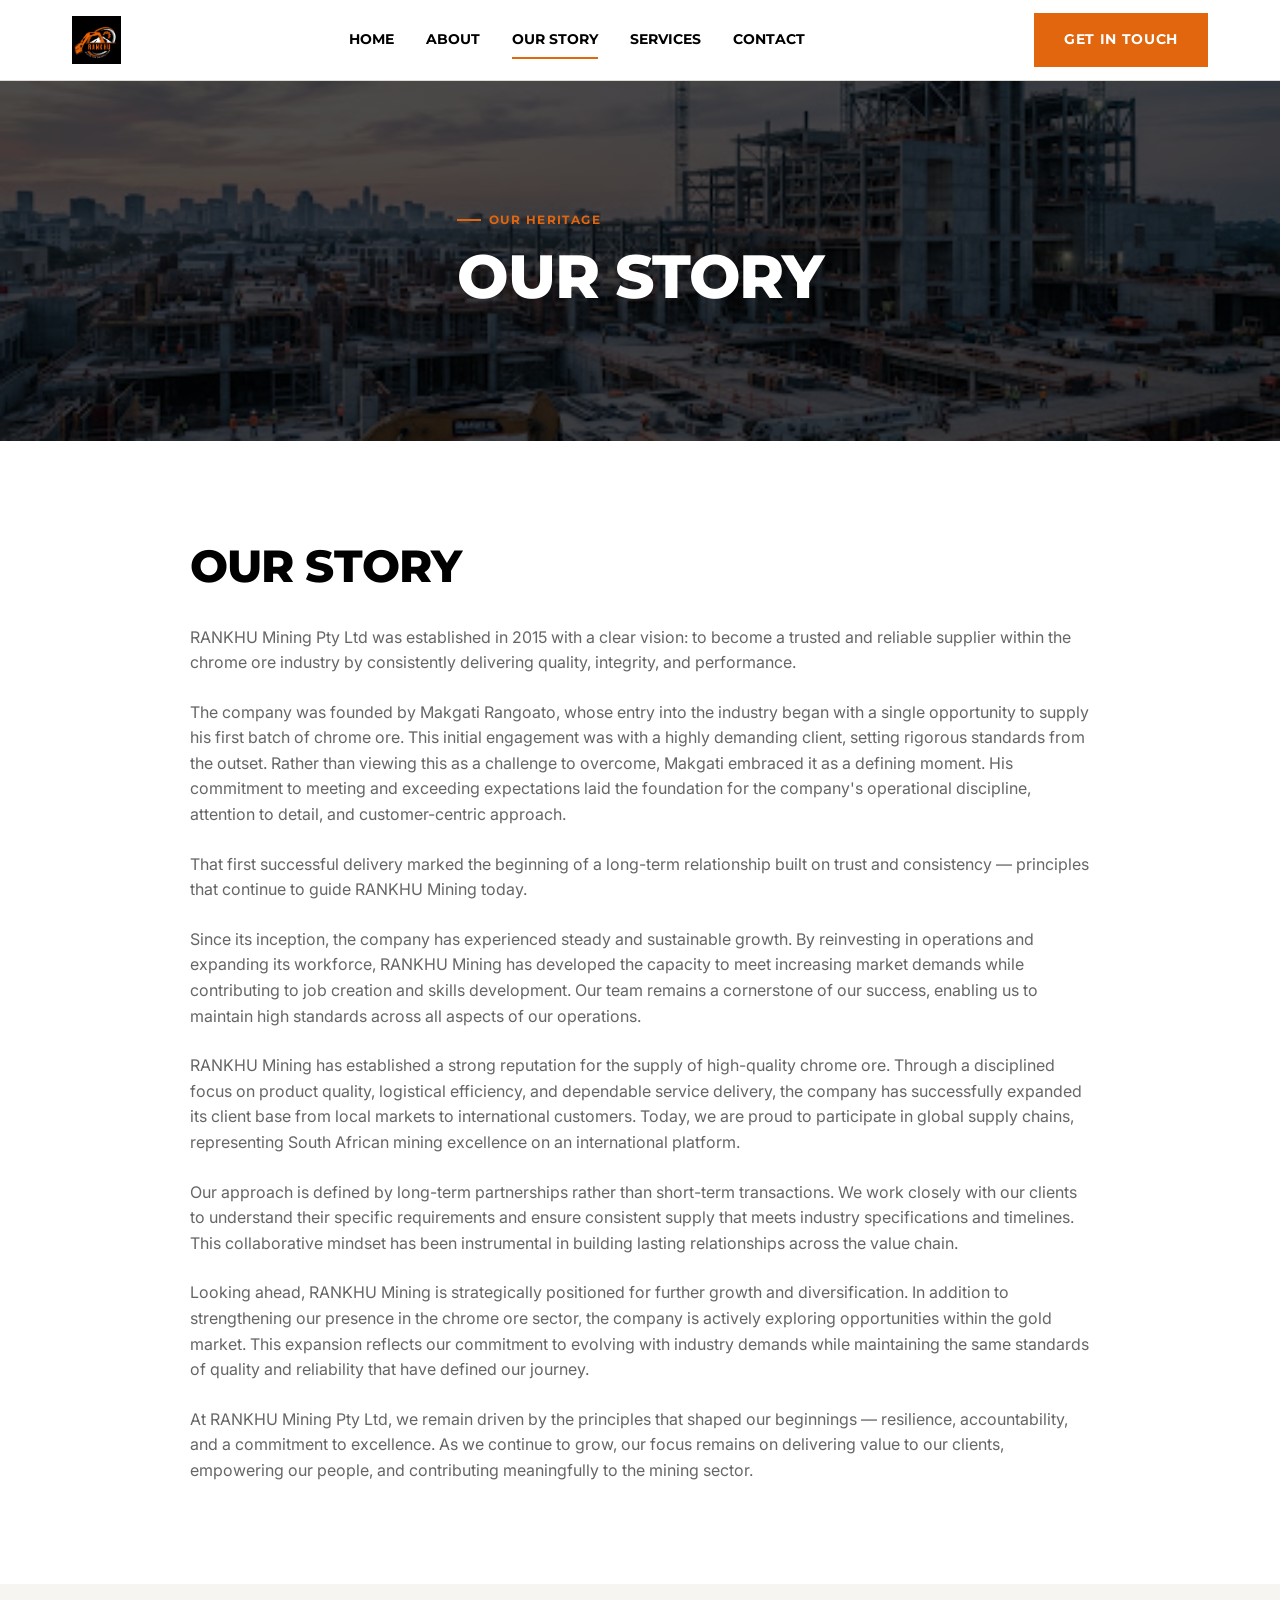
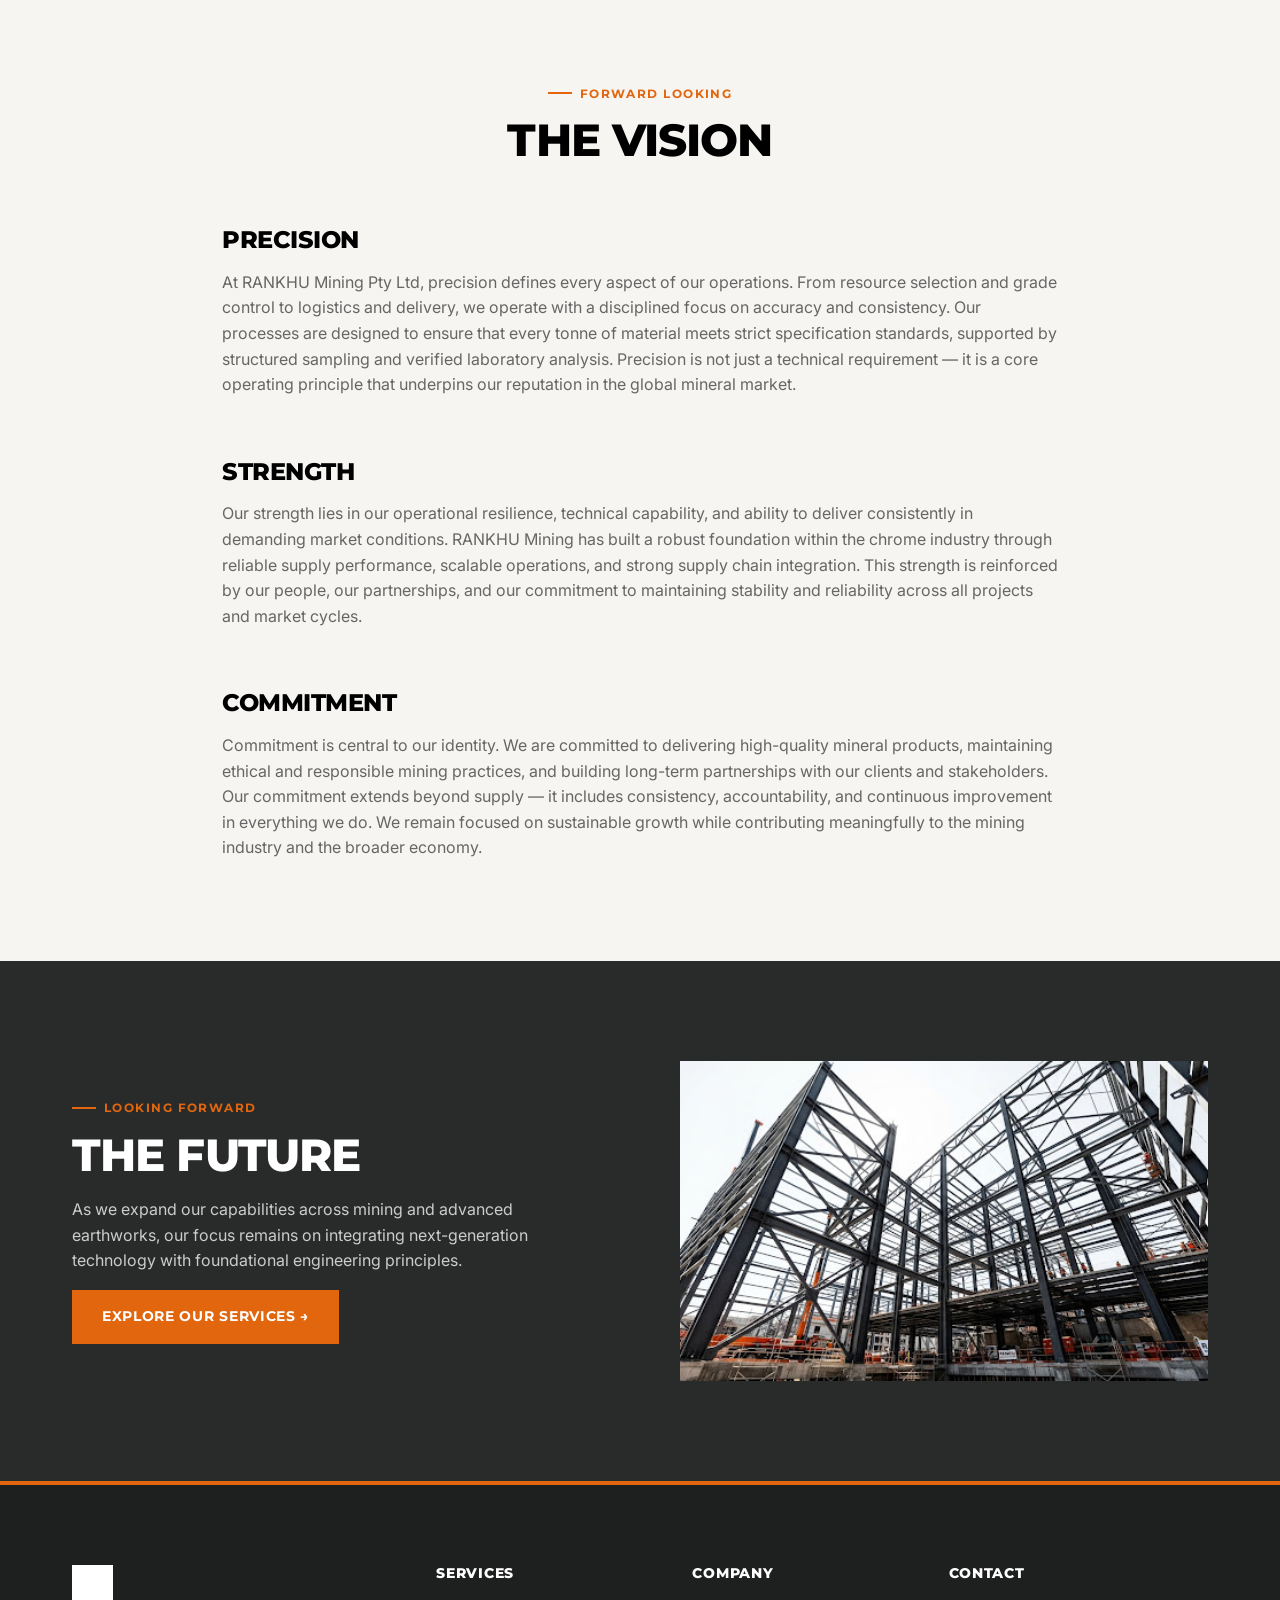
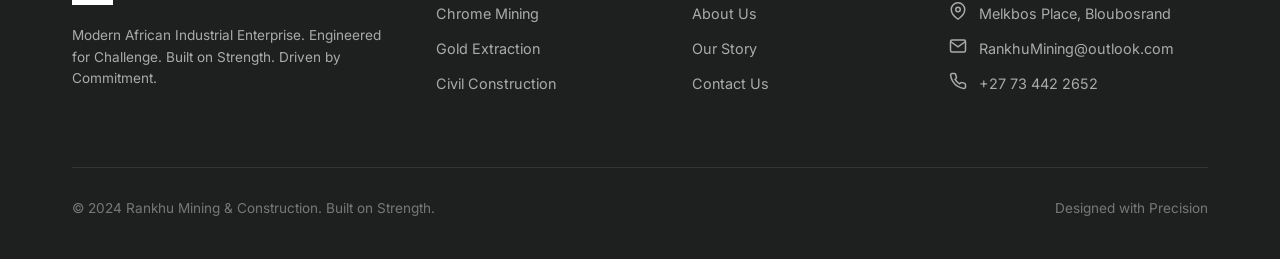
<file: our-story.html>
<!DOCTYPE html>
<html lang="en">
<head>
  <meta charset="UTF-8">
  <meta name="viewport" content="width=device-width, initial-scale=1.0">
  <title>Our Story | Rankhu Mining & Construction</title>
  <meta name="description" content="Discover the heritage, vision, and future outlook of Rankhu Mining & Construction.">
  <link rel="canonical" href="https://www.rankhu.co.za/our-story.html">
  <link rel="preconnect" href="https://fonts.googleapis.com">
  <link rel="preconnect" href="https://fonts.gstatic.com" crossorigin>
  <link href="https://fonts.googleapis.com/css2?family=Inter:wght@400;600&family=Montserrat:wght@700;800&display=swap" rel="stylesheet">
  <link rel="stylesheet" href="css/style.css">
</head>
<body>

  <header class="header">
    <div class="container nav-container">
      <a href="index.html" class="logo"><img src="images/Rankhu Logo.png" alt="Rankhu Logo"></a>
      <nav class="nav-links">
        <a href="index.html">Home</a>
        <a href="about.html">About</a>
        <a href="our-story.html" class="active">Our Story</a>
        <a href="services.html">Services</a>
        <a href="contact.html">Contact</a>
      </nav>
      <a href="contact.html" class="btn btn-primary header-cta">Get In Touch</a>
      <button class="mobile-toggle" aria-label="Toggle navigation menu"><span></span><span></span><span></span></button>
    </div>
  </header>

  <div class="mobile-menu">
    <nav class="mobile-nav-links">
      <a href="index.html">Home</a>
      <a href="about.html">About</a>
      <a href="our-story.html" class="active">Our Story</a>
      <a href="services.html">Services</a>
      <a href="contact.html">Contact</a>
    </nav>
  </div>

  <main>
    <section class="hero-sub" style="background-image: linear-gradient(rgba(0,0,0,0.7), rgba(0,0,0,0.7)), url('images/Hero\ Construction.jpg');">
      <div class="container">
        <div class="eyebrow"><span class="eyebrow-line"></span> Our Heritage</div>
        <h1>Our Story</h1>
      </div>
    </section>

    <!-- OUR STORY -->
    <section class="section-padding">
      <div class="container">
        <div style="max-width: 900px; margin: 0 auto;">
          <h2 style="margin-bottom: 32px;">Our Story</h2>
          
          <p style="margin-bottom: 24px;">RANKHU Mining Pty Ltd was established in 2015 with a clear vision: to become a trusted and reliable supplier within the chrome ore industry by consistently delivering quality, integrity, and performance.</p>

          <p style="margin-bottom: 24px;">The company was founded by Makgati Rangoato, whose entry into the industry began with a single opportunity to supply his first batch of chrome ore. This initial engagement was with a highly demanding client, setting rigorous standards from the outset. Rather than viewing this as a challenge to overcome, Makgati embraced it as a defining moment. His commitment to meeting and exceeding expectations laid the foundation for the company's operational discipline, attention to detail, and customer-centric approach.</p>

          <p style="margin-bottom: 24px;">That first successful delivery marked the beginning of a long-term relationship built on trust and consistency — principles that continue to guide RANKHU Mining today.</p>

          <p style="margin-bottom: 24px;">Since its inception, the company has experienced steady and sustainable growth. By reinvesting in operations and expanding its workforce, RANKHU Mining has developed the capacity to meet increasing market demands while contributing to job creation and skills development. Our team remains a cornerstone of our success, enabling us to maintain high standards across all aspects of our operations.</p>

          <p style="margin-bottom: 24px;">RANKHU Mining has established a strong reputation for the supply of high-quality chrome ore. Through a disciplined focus on product quality, logistical efficiency, and dependable service delivery, the company has successfully expanded its client base from local markets to international customers. Today, we are proud to participate in global supply chains, representing South African mining excellence on an international platform.</p>

          <p style="margin-bottom: 24px;">Our approach is defined by long-term partnerships rather than short-term transactions. We work closely with our clients to understand their specific requirements and ensure consistent supply that meets industry specifications and timelines. This collaborative mindset has been instrumental in building lasting relationships across the value chain.</p>

          <p style="margin-bottom: 24px;">Looking ahead, RANKHU Mining is strategically positioned for further growth and diversification. In addition to strengthening our presence in the chrome ore sector, the company is actively exploring opportunities within the gold market. This expansion reflects our commitment to evolving with industry demands while maintaining the same standards of quality and reliability that have defined our journey.</p>

          <p>At RANKHU Mining Pty Ltd, we remain driven by the principles that shaped our beginnings — resilience, accountability, and a commitment to excellence. As we continue to grow, our focus remains on delivering value to our clients, empowering our people, and contributing meaningfully to the mining sector.</p>
        </div>
      </div>
    </section>

    <!-- THE VISION -->
    <section class="section-padding bg-off-white">
      <div class="container" style="max-width: 900px; margin: 0 auto;">
        <div style="text-align: center; margin-bottom: 60px;">
          <div class="eyebrow" style="justify-content: center;"><span class="eyebrow-line"></span> Forward Looking</div>
          <h2>The Vision</h2>
        </div>

        <div style="margin-bottom: 60px;">
          <h3 style="font-size: 1.5rem; margin-bottom: 16px;">Precision</h3>
          <p>At RANKHU Mining Pty Ltd, precision defines every aspect of our operations. From resource selection and grade control to logistics and delivery, we operate with a disciplined focus on accuracy and consistency. Our processes are designed to ensure that every tonne of material meets strict specification standards, supported by structured sampling and verified laboratory analysis. Precision is not just a technical requirement — it is a core operating principle that underpins our reputation in the global mineral market.</p>
        </div>

        <div style="margin-bottom: 60px;">
          <h3 style="font-size: 1.5rem; margin-bottom: 16px;">Strength</h3>
          <p>Our strength lies in our operational resilience, technical capability, and ability to deliver consistently in demanding market conditions. RANKHU Mining has built a robust foundation within the chrome industry through reliable supply performance, scalable operations, and strong supply chain integration. This strength is reinforced by our people, our partnerships, and our commitment to maintaining stability and reliability across all projects and market cycles.</p>
        </div>

        <div>
          <h3 style="font-size: 1.5rem; margin-bottom: 16px;">Commitment</h3>
          <p>Commitment is central to our identity. We are committed to delivering high-quality mineral products, maintaining ethical and responsible mining practices, and building long-term partnerships with our clients and stakeholders. Our commitment extends beyond supply — it includes consistency, accountability, and continuous improvement in everything we do. We remain focused on sustainable growth while contributing meaningfully to the mining industry and the broader economy.</p>
        </div>
      </div>
    </section>

    <!-- THE FUTURE -->
    <section class="section-padding bg-charcoal">
      <div class="container">
        <div class="split-grid">
          <div>
            <div class="eyebrow"><span class="eyebrow-line"></span> Looking Forward</div>
            <h2>The Future</h2>
            <p style="margin-block: 16px;">As we expand our capabilities across mining and advanced earthworks, our focus remains on integrating next-generation technology with foundational engineering principles.</p>
            <a href="services.html" class="btn btn-primary">Explore Our Services &rarr;</a>
          </div>
          <div>
            <img src="images/Our story structure.jpg" alt="Modern Infrastructure Frame" style="width:100%; height:320px; object-fit:cover;" loading="lazy">
          </div>
        </div>
      </div>
    </section>
  </main>

  <!-- GLOBAL FOOTER -->
  <footer class="footer">
    <div class="container">
      <div class="footer-grid">
        <div class="footer-col">
          <img src="images/Rankhu Logo.png" alt="Rankhu Logo" style="height: 40px; margin-bottom: 20px; filter: brightness(0) invert(1);">
          <p style="font-size: 0.85rem; color: #AAAAAA;">Modern African Industrial Enterprise. Engineered for Challenge. Built on Strength. Driven by Commitment.</p>
        </div>

        <div class="footer-col">
          <h4>SERVICES</h4>
          <div class="footer-links">
            <a href="services.html">Chrome Mining</a>
            <a href="services.html">Gold Extraction</a>
            <a href="services.html">Civil Construction</a>
          </div>
        </div>

        <div class="footer-col">
          <h4>COMPANY</h4>
          <div class="footer-links">
            <a href="about.html">About Us</a>
            <a href="our-story.html">Our Story</a>
            <a href="contact.html">Contact Us</a>
          </div>
        </div>

        <div class="footer-col">
          <h4>CONTACT</h4>
          <div class="footer-contact-item">
            <svg width="18" height="18" fill="none" stroke="currentColor" stroke-width="2" viewBox="0 0 24 24"><path d="M21 10c0 7-9 13-9 13s-9-6-9-13a9 9 0 0 1 18 0z"></path><circle cx="12" cy="10" r="3"></circle></svg>
            <span>Melkbos Place, Bloubosrand</span>
          </div>
          <div class="footer-contact-item">
            <svg width="18" height="18" fill="none" stroke="currentColor" stroke-width="2" viewBox="0 0 24 24"><path d="M4 4h16c1.1 0 2 .9 2 2v12c0 1.1-.9 2-2 2H4c-1.1 0-2-.9-2-2V6c0-1.1.9-2 2-2z"></path><polyline points="22,6 12,13 2,6"></polyline></svg>
            <a href="mailto:RankhuMining@outlook.com">RankhuMining@outlook.com</a>
          </div>
          <div class="footer-contact-item">
            <svg width="18" height="18" fill="none" stroke="currentColor" stroke-width="2" viewBox="0 0 24 24"><path d="M22 16.92v3a2 2 0 0 1-2.18 2 19.79 19.79 0 0 1-8.63-3.07 19.5 19.5 0 0 1-6-6 19.79 19.79 0 0 1-3.07-8.67A2 2 0 0 1 4.11 2h3a2 2 0 0 1 2 1.72 12.84 12.84 0 0 0 .7 2.81 2 2 0 0 1-.45 2.11L8.09 9.91a16 16 0 0 0 6 6l1.27-1.27a2 2 0 0 1 2.11-.45 12.84 12.84 0 0 0 2.81.7A2 2 0 0 1 22 16.92z"></path></svg>
            <a href="tel:+27734422652">+27 73 442 2652</a>
          </div>
        </div>
      </div>

      <div class="footer-bottom">
        <div>&copy; 2024 Rankhu Mining & Construction. Built on Strength.</div>
        <div>Designed with Precision</div>
      </div>
    </div>
  </footer>

  <script src="js/script.js"></script>
</body>
</html>
</file>
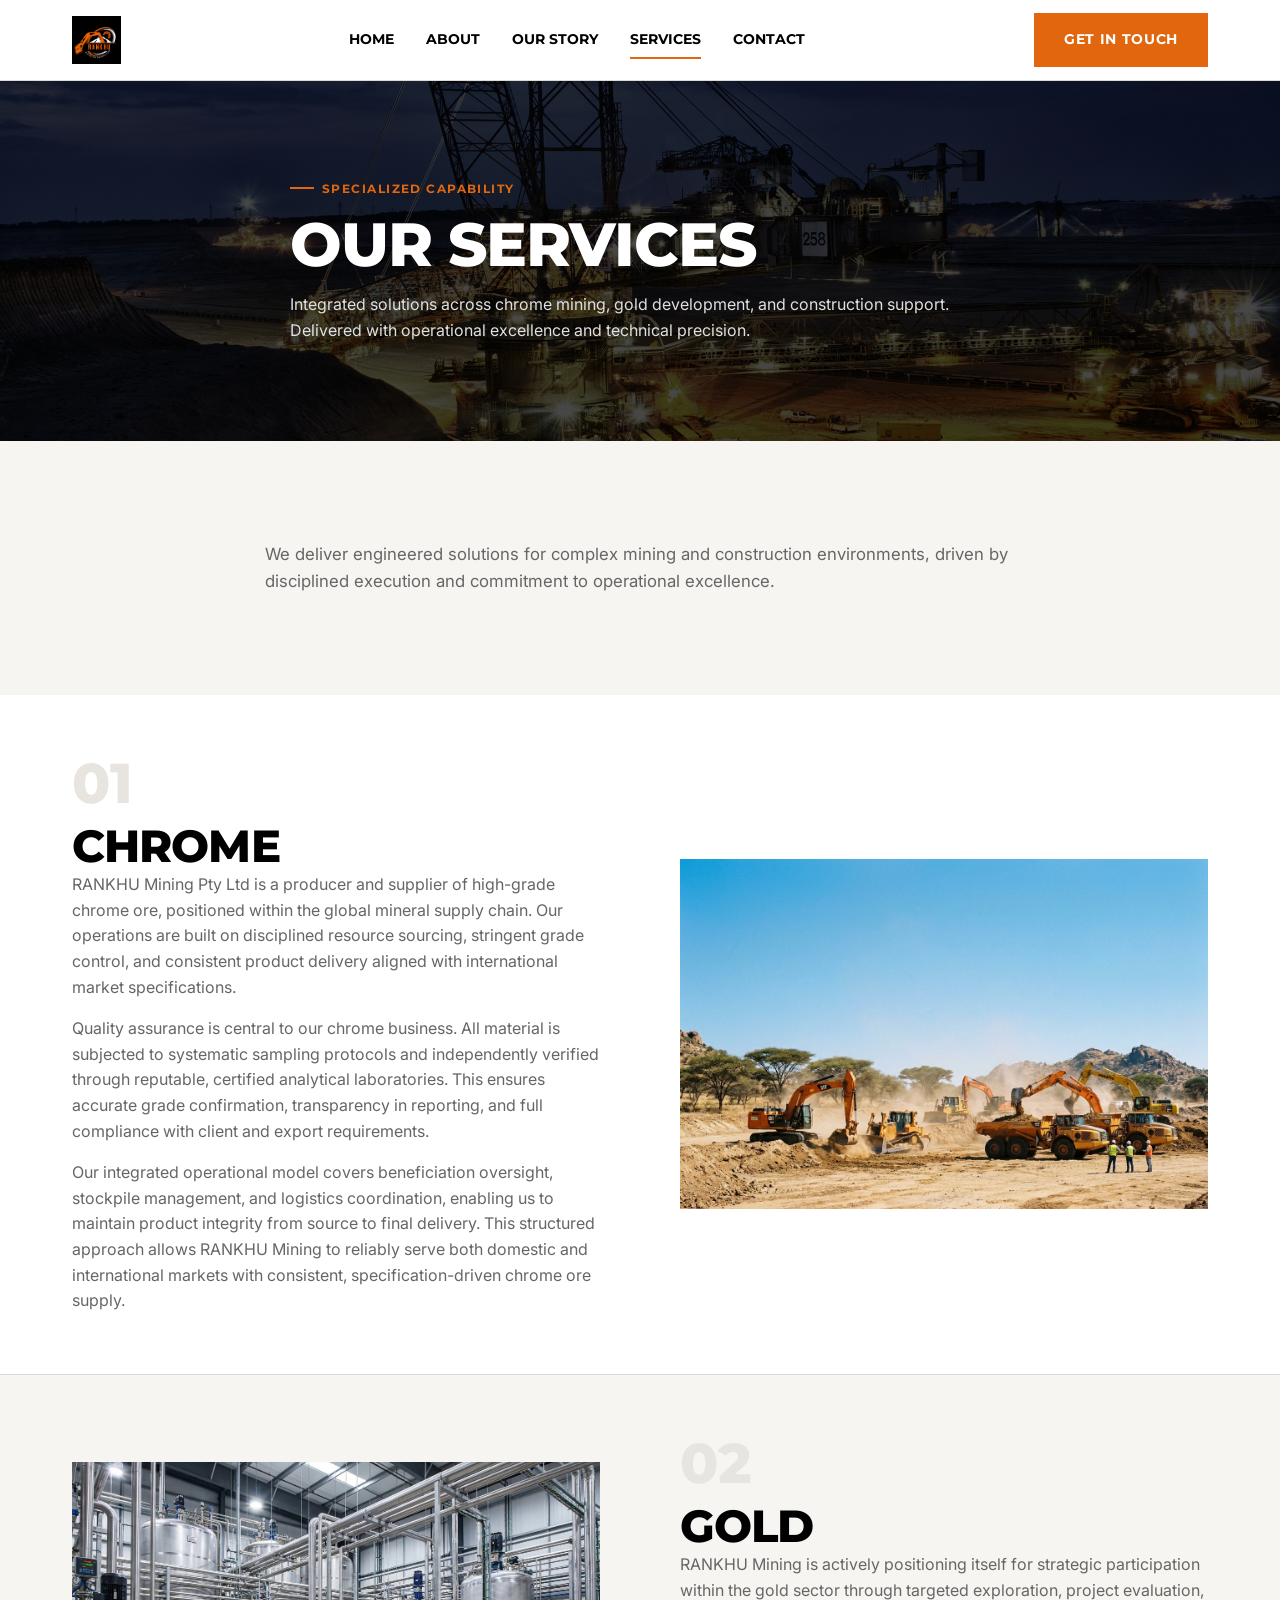
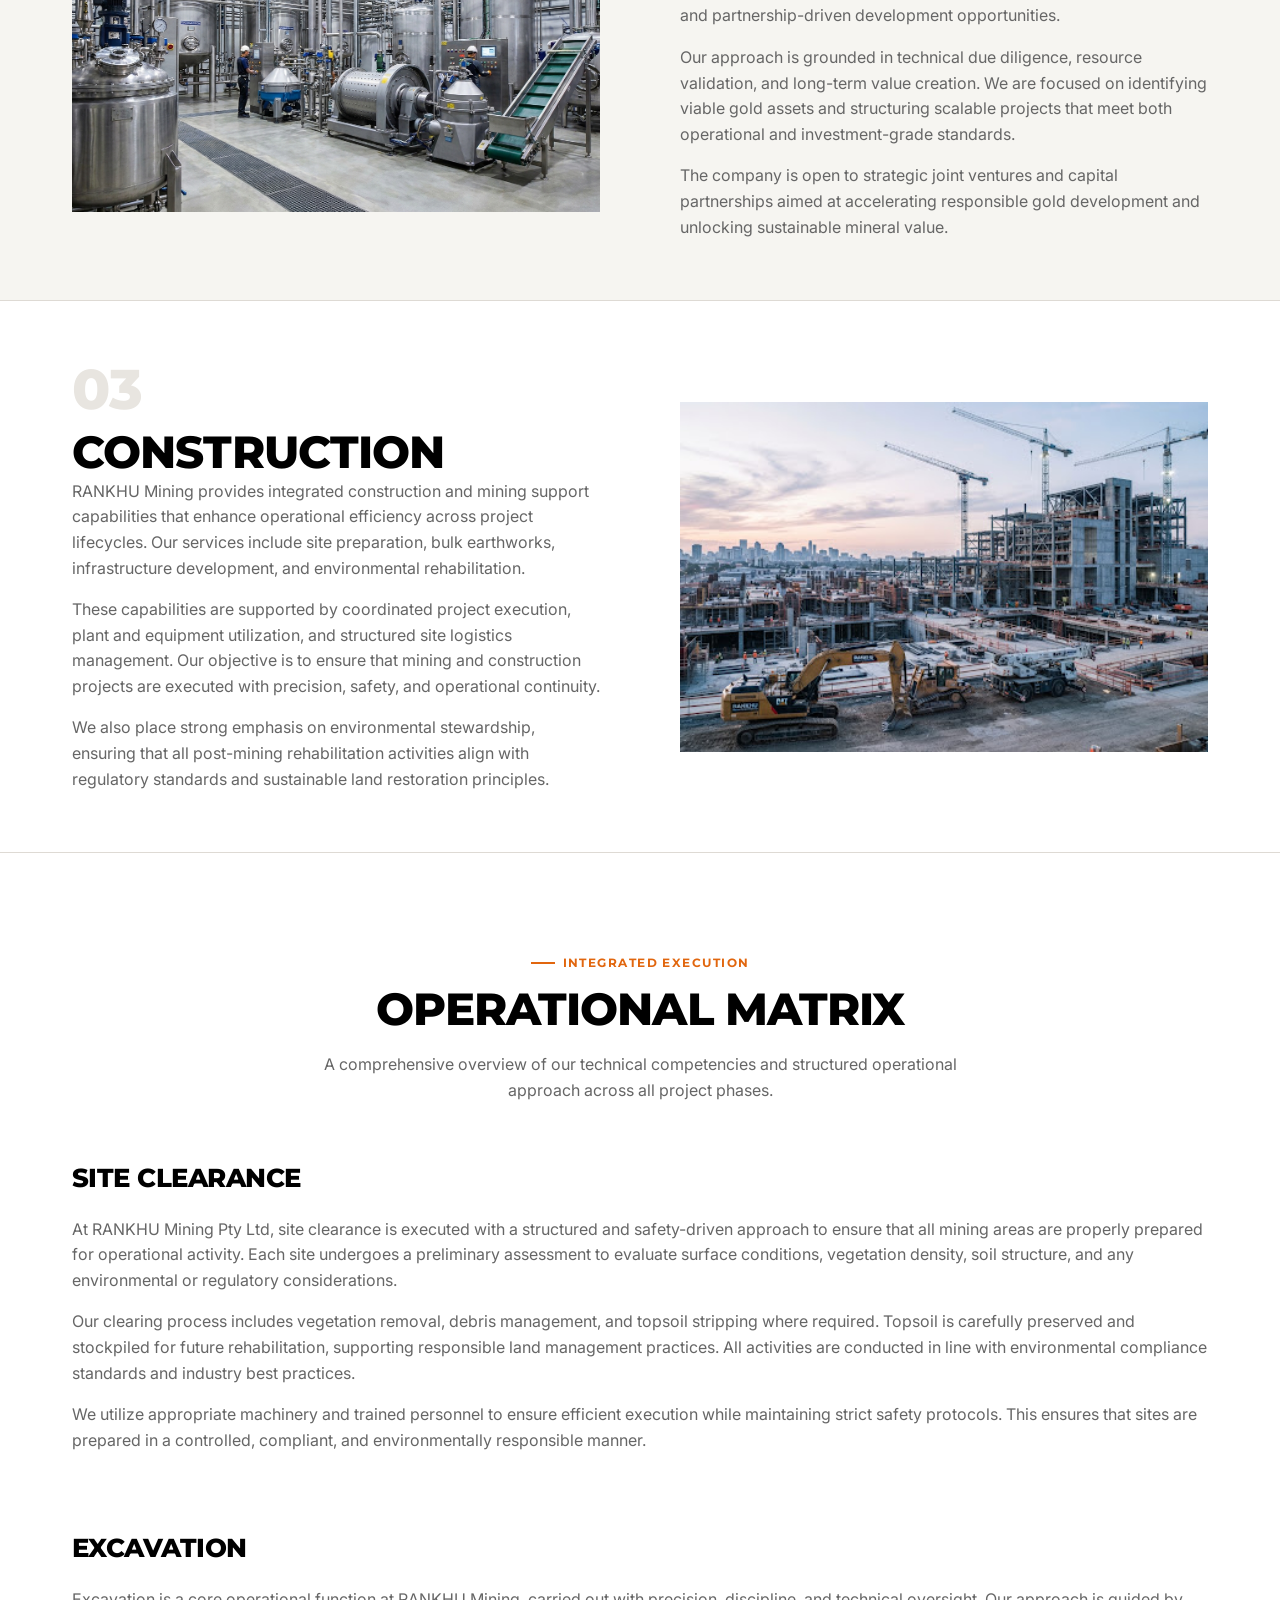
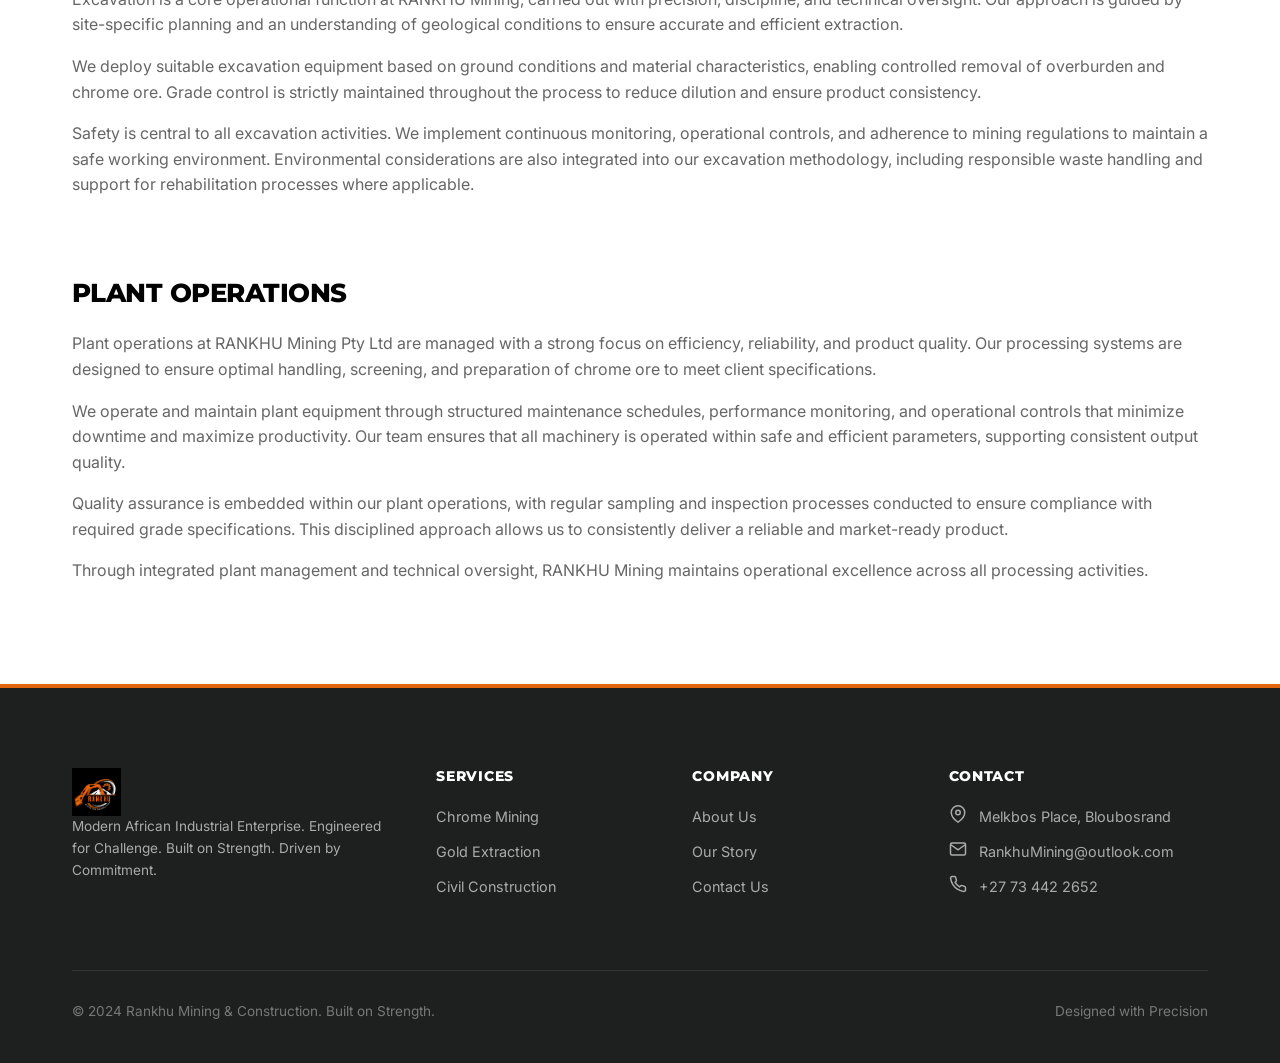
<file: services.html>
<!DOCTYPE html>
<html lang="en">
<head>
  <meta charset="UTF-8">
  <meta name="viewport" content="width=device-width, initial-scale=1.0">
  <title>Mining & Construction Services | Rankhu</title>
  <meta name="description" content="Explore Rankhu's specialized capabilities in chrome mining, gold extraction, civil earthworks, and heavy construction matrix.">
  <link rel="canonical" href="https://www.rankhu.co.za/services.html">
  <link rel="preconnect" href="https://fonts.googleapis.com">
  <link rel="preconnect" href="https://fonts.gstatic.com" crossorigin>
  <link href="https://fonts.googleapis.com/css2?family=Inter:wght@400;600&family=Montserrat:wght@700;800&display=swap" rel="stylesheet">
  <link rel="stylesheet" href="css/style.css">
</head>
<body>

  <header class="header">
    <div class="container nav-container">
      <a href="index.html" class="logo"><img src="images/Rankhu Logo.png" alt="Rankhu Logo"></a>
      <nav class="nav-links">
        <a href="index.html">Home</a>
        <a href="about.html">About</a>
        <a href="our-story.html">Our Story</a>
        <a href="services.html" class="active">Services</a>
        <a href="contact.html">Contact</a>
      </nav>
      <a href="contact.html" class="btn btn-primary header-cta">Get In Touch</a>
      <button class="mobile-toggle" aria-label="Toggle menu"><span></span><span></span><span></span></button>
    </div>
  </header>

  <div class="mobile-menu">
    <nav class="mobile-nav-links">
      <a href="index.html">Home</a>
      <a href="about.html">About</a>
      <a href="our-story.html">Our Story</a>
      <a href="services.html" class="active">Services</a>
      <a href="contact.html">Contact</a>
    </nav>
  </div>

  <main>
    <!-- HERO BANNER -->
    <section class="hero-sub" style="background: linear-gradient(rgba(0, 0, 0, 0.7), rgba(0, 0, 0, 0.7)), url('images/Hero\ services.jpg') center/cover no-repeat;">
      <div class="container">
        <div class="eyebrow"><span class="eyebrow-line"></span> Specialized Capability</div>
        <h1>Our Services</h1>
        <p style="color: #E0E0E0; max-width: 700px; margin-top: 12px;">Integrated solutions across chrome mining, gold development, and construction support. Delivered with operational excellence and technical precision.</p>
      </div>
    </section>

    <!-- SERVICE INTRO -->
    <section class="section-padding bg-off-white">
      <div class="container">
        <p style="max-width: 750px; margin: 0 auto; font-size: 1.05rem;">We deliver engineered solutions for complex mining and construction environments, driven by disciplined execution and commitment to operational excellence.</p>
      </div>
    </section>

    <!-- SERVICE 01: CHROME -->
    <section class="service-block">
      <div class="container">
        <div class="split-grid">
          <div>
            <div class="service-number">01</div>
            <h2>Chrome</h2>

            <p>RANKHU Mining Pty Ltd is a producer and supplier of high-grade chrome ore, positioned within the global mineral supply chain. Our operations are built on disciplined resource sourcing, stringent grade control, and consistent product delivery aligned with international market specifications.</p>
            <p>Quality assurance is central to our chrome business. All material is subjected to systematic sampling protocols and independently verified through reputable, certified analytical laboratories. This ensures accurate grade confirmation, transparency in reporting, and full compliance with client and export requirements.</p>
            <p>Our integrated operational model covers beneficiation oversight, stockpile management, and logistics coordination, enabling us to maintain product integrity from source to final delivery. This structured approach allows RANKHU Mining to reliably serve both domestic and international markets with consistent, specification-driven chrome ore supply.</p>

          </div>
          <div>
            <img src="images/Earth Works.png" alt="Chrome Extraction Site" style="width:100%; height:350px; object-fit:cover;" loading="lazy">
          </div>
        </div>
      </div>
    </section>

    <!-- SERVICE 02: GOLD -->
    <section class="service-block bg-off-white">
      <div class="container">
        <div class="split-grid reverse">
          <div>
            <div class="service-number">02</div>
            <h2>Gold</h2>

            <p>RANKHU Mining is actively positioning itself for strategic participation within the gold sector through targeted exploration, project evaluation, and partnership-driven development opportunities.</p>
            <p>Our approach is grounded in technical due diligence, resource validation, and long-term value creation. We are focused on identifying viable gold assets and structuring scalable projects that meet both operational and investment-grade standards.</p>
            <p>The company is open to strategic joint ventures and capital partnerships aimed at accelerating responsible gold development and unlocking sustainable mineral value.</p>

          </div>
          <div>
            <img src="images/Plant Interior.png" alt="Gold Processing Refinery" style="width:100%; height:350px; object-fit:cover;" loading="lazy">
          </div>
        </div>
      </div>
    </section>

    <!-- SERVICE 03: CONSTRUCTION -->
    <section class="service-block">
      <div class="container">
        <div class="split-grid">
          <div>
            <div class="service-number">03</div>
            <h2>Construction</h2>

            <p>RANKHU Mining provides integrated construction and mining support capabilities that enhance operational efficiency across project lifecycles. Our services include site preparation, bulk earthworks, infrastructure development, and environmental rehabilitation.</p>
            <p>These capabilities are supported by coordinated project execution, plant and equipment utilization, and structured site logistics management. Our objective is to ensure that mining and construction projects are executed with precision, safety, and operational continuity.</p>
            <p>We also place strong emphasis on environmental stewardship, ensuring that all post-mining rehabilitation activities align with regulatory standards and sustainable land restoration principles.</p>

          </div>
          <div>
            <img src="images/Hero Construction.jpg" alt="Civil Construction Earthworks" style="width:100%; height:350px; object-fit:cover;" loading="lazy">
          </div>
        </div>
      </div>
    </section>

    <!-- OPERATIONAL MATRIX -->
    <section class="section-padding">
      <div class="container">
        <div style="text-align: center; margin-bottom: 60px;">
          <div class="eyebrow" style="justify-content: center;"><span class="eyebrow-line"></span> Integrated Execution</div>
          <h2>Operational Matrix</h2>
          <p style="max-width: 650px; margin: 1rem auto 0;">A comprehensive overview of our technical competencies and structured operational approach across all project phases.</p>
        </div>

        <!-- SITE CLEARANCE -->
        <div style="margin-bottom: 80px;">
          <h3 style="font-size: 1.6rem; margin-bottom: 24px;">Site Clearance</h3>
          <p style="margin-bottom: 16px;">At RANKHU Mining Pty Ltd, site clearance is executed with a structured and safety-driven approach to ensure that all mining areas are properly prepared for operational activity. Each site undergoes a preliminary assessment to evaluate surface conditions, vegetation density, soil structure, and any environmental or regulatory considerations.</p>
          <p style="margin-bottom: 16px;">Our clearing process includes vegetation removal, debris management, and topsoil stripping where required. Topsoil is carefully preserved and stockpiled for future rehabilitation, supporting responsible land management practices. All activities are conducted in line with environmental compliance standards and industry best practices.</p>
          <p>We utilize appropriate machinery and trained personnel to ensure efficient execution while maintaining strict safety protocols. This ensures that sites are prepared in a controlled, compliant, and environmentally responsible manner.</p>
        </div>

        <!-- EXCAVATION -->
        <div style="margin-bottom: 80px;">
          <h3 style="font-size: 1.6rem; margin-bottom: 24px;">Excavation</h3>
          <p style="margin-bottom: 16px;">Excavation is a core operational function at RANKHU Mining, carried out with precision, discipline, and technical oversight. Our approach is guided by site-specific planning and an understanding of geological conditions to ensure accurate and efficient extraction.</p>
          <p style="margin-bottom: 16px;">We deploy suitable excavation equipment based on ground conditions and material characteristics, enabling controlled removal of overburden and chrome ore. Grade control is strictly maintained throughout the process to reduce dilution and ensure product consistency.</p>
          <p>Safety is central to all excavation activities. We implement continuous monitoring, operational controls, and adherence to mining regulations to maintain a safe working environment. Environmental considerations are also integrated into our excavation methodology, including responsible waste handling and support for rehabilitation processes where applicable.</p>
        </div>

        <!-- PLANT OPERATIONS -->
        <div>
          <h3 style="font-size: 1.6rem; margin-bottom: 24px;">Plant Operations</h3>
          <p style="margin-bottom: 16px;">Plant operations at RANKHU Mining Pty Ltd are managed with a strong focus on efficiency, reliability, and product quality. Our processing systems are designed to ensure optimal handling, screening, and preparation of chrome ore to meet client specifications.</p>
          <p style="margin-bottom: 16px;">We operate and maintain plant equipment through structured maintenance schedules, performance monitoring, and operational controls that minimize downtime and maximize productivity. Our team ensures that all machinery is operated within safe and efficient parameters, supporting consistent output quality.</p>
          <p style="margin-bottom: 16px;">Quality assurance is embedded within our plant operations, with regular sampling and inspection processes conducted to ensure compliance with required grade specifications. This disciplined approach allows us to consistently deliver a reliable and market-ready product.</p>
          <p>Through integrated plant management and technical oversight, RANKHU Mining maintains operational excellence across all processing activities.</p>
        </div>
      </div>
    </section>
  </main>

<!-- GLOBAL FOOTER -->
  <footer class="footer">
    <div class="container">
      <div class="footer-grid">
        <div class="footer-col">
          <a href="index.html" class="logo"><img src="images/Rankhu Logo.png" alt="Rankhu Logo"></a>
          <p style="font-size: 0.85rem; color: #AAAAAA;">Modern African Industrial Enterprise. Engineered for Challenge. Built on Strength. Driven by Commitment.</p>
        </div>

        <div class="footer-col">
          <h4>SERVICES</h4>
          <div class="footer-links">
            <a href="services.html">Chrome Mining</a>
            <a href="services.html">Gold Extraction</a>
            <a href="services.html">Civil Construction</a>
          </div>
        </div>

        <div class="footer-col">
          <h4>COMPANY</h4>
          <div class="footer-links">
            <a href="about.html">About Us</a>
            <a href="our-story.html">Our Story</a>
            <a href="contact.html">Contact Us</a>
          </div>
        </div>

        <div class="footer-col">
          <h4>CONTACT</h4>
          <div class="footer-contact-item">
            <svg width="18" height="18" fill="none" stroke="currentColor" stroke-width="2" viewBox="0 0 24 24"><path d="M21 10c0 7-9 13-9 13s-9-6-9-13a9 9 0 0 1 18 0z"></path><circle cx="12" cy="10" r="3"></circle></svg>
            <span>Melkbos Place, Bloubosrand</span>
          </div>
          <div class="footer-contact-item">
            <svg width="18" height="18" fill="none" stroke="currentColor" stroke-width="2" viewBox="0 0 24 24"><path d="M4 4h16c1.1 0 2 .9 2 2v12c0 1.1-.9 2-2 2H4c-1.1 0-2-.9-2-2V6c0-1.1.9-2 2-2z"></path><polyline points="22,6 12,13 2,6"></polyline></svg>
            <a href="mailto:RankhuMining@outlook.com">RankhuMining@outlook.com</a>
          </div>
          <div class="footer-contact-item">
            <svg width="18" height="18" fill="none" stroke="currentColor" stroke-width="2" viewBox="0 0 24 24"><path d="M22 16.92v3a2 2 0 0 1-2.18 2 19.79 19.79 0 0 1-8.63-3.07 19.5 19.5 0 0 1-6-6 19.79 19.79 0 0 1-3.07-8.67A2 2 0 0 1 4.11 2h3a2 2 0 0 1 2 1.72 12.84 12.84 0 0 0 .7 2.81 2 2 0 0 1-.45 2.11L8.09 9.91a16 16 0 0 0 6 6l1.27-1.27a2 2 0 0 1 2.11-.45 12.84 12.84 0 0 0 2.81.7A2 2 0 0 1 22 16.92z"></path></svg>
            <a href="tel:+27734422652">+27 73 442 2652</a>
          </div>
        </div>
      </div>

      <div class="footer-bottom">
        <div>&copy; 2024 Rankhu Mining & Construction. Built on Strength.</div>
        <div>Designed with Precision</div>
      </div>
    </div>
  </footer>

  <script src="js/script.js"></script>
</body>
</html>
</file>
<file: css/style.css>
/* ==========================================
   RANKHU MINING & CONSTRUCTION - STYLESHEET
   ========================================== */

/* 1. RESET & VARIABLES */
:root {
  --color-orange: #E1660E;
  --color-black: #000000;
  --color-charcoal: #292B2A;
  --color-charcoal-dark: #1E201F;
  --color-white: #FFFFFF;
  --color-off-white: #F6F5F1;
  --color-light-grey: #E8E5E0;
  --color-border: #DEDAD4;
  --color-text-dark: #222222;
  --color-text-muted: #666666;
  
  --font-heading: 'Montserrat', Arial, Helvetica, sans-serif;
  --font-body: 'Inter', Arial, Helvetica, sans-serif;
  
  --container-max-width: 1200px;
  --transition-fast: 0.2s ease;
  --transition-normal: 0.3s ease;
}

*, *::before, *::after {
  box-sizing: border-box;
  margin: 0;
  padding: 0;
}

html {
  scroll-behavior: smooth;
  font-size: 16px;
}

body {
  font-family: var(--font-body);
  color: var(--color-text-dark);
  background-color: var(--color-white);
  line-height: 1.6;
  overflow-x: hidden;
  -webkit-font-smoothing: antialiased;
}

img {
  max-width: 100%;
  height: auto;
  display: block;
}

a {
  color: inherit;
  text-decoration: none;
  transition: color var(--transition-fast);
}

ul, ol {
  list-style: none;
}

/* 2. BASE TYPOGRAPHY */
h1, h2, h3, h4, h5, h6 {
  font-family: var(--font-heading);
  font-weight: 800;
  line-height: 1.15;
  color: var(--color-black);
  text-transform: uppercase;
  letter-spacing: -0.02em;
}

h1 { font-size: clamp(2.2rem, 5vw, 3.8rem); }
h2 { font-size: clamp(1.8rem, 3.8vw, 2.8rem); }
h3 { font-size: clamp(1.2rem, 2.5vw, 1.8rem); }

p {
  color: var(--color-text-muted);
  font-size: 1rem;
  margin-bottom: 1rem;
}

p:last-child {
  margin-bottom: 0;
}

.text-orange {
  color: var(--color-orange) !important;
}

.eyebrow {
  display: flex;
  align-items: center;
  gap: 8px;
  font-family: var(--font-heading);
  font-size: 0.75rem;
  font-weight: 700;
  letter-spacing: 0.12em;
  text-transform: uppercase;
  color: var(--color-orange);
  margin-bottom: 0.75rem;
}

.eyebrow-line {
  display: inline-block;
  width: 24px;
  height: 2px;
  background-color: var(--color-orange);
}

/* 3. LAYOUT & CONTAINERS */
.container {
  max-width: var(--container-max-width);
  margin: 0 auto;
  padding-inline: 20px;
}

@media (min-width: 768px) {
  .container {
    padding-inline: 32px;
  }
}

.section-padding {
  padding-block: 60px;
}

@media (min-width: 1024px) {
  .section-padding {
    padding-block: 100px;
  }
}

.bg-off-white {
  background-color: var(--color-off-white);
}

.bg-charcoal {
  background-color: var(--color-charcoal);
  color: var(--color-white);
}

.bg-charcoal p {
  color: #CCCCCC;
}

.bg-charcoal h1, 
.bg-charcoal h2, 
.bg-charcoal h3 {
  color: var(--color-white);
}

.v-rule {
  border-left: 3px solid var(--color-orange);
  padding-left: 1rem;
}

/* 4. BUTTONS */
.btn {
  display: inline-flex;
  align-items: center;
  justify-content: center;
  gap: 8px;
  font-family: var(--font-heading);
  font-size: 0.85rem;
  font-weight: 700;
  text-transform: uppercase;
  letter-spacing: 0.05em;
  padding: 14px 28px;
  border: 2px solid transparent;
  cursor: pointer;
  transition: all var(--transition-fast);
  white-space: nowrap;
}

.btn-primary {
  background-color: var(--color-orange);
  color: var(--color-white);
}

.btn-primary:hover {
  background-color: #C8570A;
  transform: translateY(-2px);
}

.btn-outline-white {
  background-color: transparent;
  border-color: var(--color-white);
  color: var(--color-white);
}

.btn-outline-white:hover {
  background-color: var(--color-white);
  color: var(--color-black);
}

.btn-outline-black {
  background-color: transparent;
  border-color: var(--color-black);
  color: var(--color-black);
}

.btn-outline-black:hover {
  background-color: var(--color-black);
  color: var(--color-white);
}

/* 5. HEADER & NAVIGATION */
.header {
  position: sticky;
  top: 0;
  left: 0;
  width: 100%;
  background-color: var(--color-white);
  z-index: 1000;
  border-bottom: 1px solid var(--color-border);
  transition: box-shadow var(--transition-normal);
}

.header.scrolled {
  box-shadow: 0 4px 20px rgba(0, 0, 0, 0.08);
}

.nav-container {
  display: flex;
  align-items: center;
  justify-content: space-between;
  height: 80px;
}

.logo img {
  height: 48px;
  width: auto;
  object-fit: contain;
}

.nav-links {
  display: none;
  gap: 32px;
}

@media (min-width: 1024px) {
  .nav-links {
    display: flex;
    align-items: center;
  }
}

.nav-links a {
  font-family: var(--font-heading);
  font-size: 0.85rem;
  font-weight: 700;
  text-transform: uppercase;
  color: var(--color-black);
  padding-block: 8px;
  position: relative;
}

.nav-links a.active::after,
.nav-links a:hover::after {
  content: '';
  position: absolute;
  bottom: 0;
  left: 0;
  width: 100%;
  height: 2px;
  background-color: var(--color-orange);
}

.header-cta {
  display: none;
}

@media (min-width: 1024px) {
  .header-cta {
    display: inline-flex;
  }
}

/* Mobile Toggle */
.mobile-toggle {
  display: flex;
  flex-direction: column;
  justify-content: space-between;
  width: 28px;
  height: 20px;
  background: none;
  border: none;
  cursor: pointer;
  z-index: 1001;
}

@media (min-width: 1024px) {
  .mobile-toggle {
    display: none;
  }
}

.mobile-toggle span {
  width: 100%;
  height: 3px;
  background-color: var(--color-black);
  transition: transform var(--transition-fast), opacity var(--transition-fast);
}

.mobile-toggle.active span:nth-child(1) {
  transform: translateY(8px) rotate(45deg);
}

.mobile-toggle.active span:nth-child(2) {
  opacity: 0;
}

.mobile-toggle.active span:nth-child(3) {
  transform: translateY(-9px) rotate(-45deg);
}

/* Mobile Menu Drawer */
.mobile-menu {
  position: fixed;
  top: 0;
  left: 0;
  width: 100%;
  height: 100vh;
  background-color: var(--color-white);
  padding: 100px 32px 40px;
  display: flex;
  flex-direction: column;
  justify-content: space-between;
  transform: translateX(-100%);
  transition: transform var(--transition-normal);
  z-index: 999;
}

.mobile-menu.active {
  transform: translateX(0);
}

.mobile-nav-links {
  display: flex;
  flex-direction: column;
  gap: 24px;
}

.mobile-nav-links a {
  font-family: var(--font-heading);
  font-size: 1.5rem;
  font-weight: 800;
  text-transform: uppercase;
  color: var(--color-black);
}

.mobile-nav-links a.active {
  color: var(--color-orange);
}

/* 6. HERO SECTIONS */
.hero-home {
  position: relative;
  min-height: 85vh;
  display: flex;
  align-items: center;
  background: linear-gradient(rgba(0, 0, 0, 0.65), rgba(0, 0, 0, 0.65)), url('../images/Hero\ Homescreen.jpg') center/cover no-repeat;
  color: var(--color-white);
}

.hero-content {
  max-width: 800px;
}

.hero-content h1 {
  color: var(--color-white);
  margin-bottom: 1.5rem;
}

.hero-content p {
  color: #E0E0E0;
  font-size: 1.15rem;
  margin-bottom: 2rem;
  max-width: 650px;
}

.hero-buttons {
  display: flex;
  flex-wrap: wrap;
  gap: 16px;
}

.hero-sub {
  position: relative;
  min-height: 40vh;
  display: flex;
  align-items: center;
  background: linear-gradient(rgba(0, 0, 0, 0.7), rgba(0, 0, 0, 0.7)), url('../images/Hero\ Construction.jpg') center/cover no-repeat;
  color: var(--color-white);
  padding-block: 80px;
}

.hero-sub h1 {
  color: var(--color-white);
}

/* 7. TWO-COLUMN SPLIT SECTIONS */
.split-grid {
  display: grid;
  grid-template-columns: 1fr;
  gap: 40px;
  align-items: center;
}

@media (min-width: 1024px) {
  .split-grid {
    grid-template-columns: 1fr 1fr;
    gap: 80px;
  }
}

.split-grid.reverse {
  direction: ltr;
}

@media (min-width: 1024px) {
  .split-grid.reverse > *:first-child {
    order: 2;
  }
}

/* 8. CARD GRIDS */
.card-grid-3 {
  display: grid;
  grid-template-columns: 1fr;
  gap: 30px;
  margin-top: 40px;
}

@media (min-width: 768px) {
  .card-grid-3 {
    grid-template-columns: repeat(3, 1fr);
  }
}

.card {
  background-color: var(--color-white);
  border: 1px solid var(--color-border);
  padding: 32px;
  display: flex;
  flex-direction: column;
  height: 100%;
  position: relative;
  transition: transform var(--transition-fast), border-color var(--transition-fast);
}

.card:hover {
  transform: translateY(-4px);
  border-color: var(--color-orange);
}

.card-image-wrap {
  position: relative;
  width: 100%;
  height: 240px;
  overflow: hidden;
  margin-bottom: 20px;
}

.card-image-wrap img {
  width: 100%;
  height: 100%;
  object-fit: cover;
  transition: transform var(--transition-normal);
}

.card:hover .card-image-wrap img {
  transform: scale(1.05);
}

.card-icon-badge {
  position: absolute;
  bottom: 0;
  left: 0;
  background-color: var(--color-orange);
  color: var(--color-white);
  padding: 12px;
  display: flex;
  align-items: center;
  justify-content: center;
}

.card-icon-badge svg {
  width: 24px;
  height: 24px;
}

.card h3 {
  margin-bottom: 12px;
  font-size: 1.4rem;
}

.card p {
  flex-grow: 1;
  margin-bottom: 20px;
}

.card-link {
  font-family: var(--font-heading);
  font-weight: 700;
  font-size: 0.85rem;
  color: var(--color-black);
  text-transform: uppercase;
  display: inline-flex;
  align-items: center;
  gap: 8px;
}

.card-link:hover {
  color: var(--color-orange);
}

/* 9. SERVICES DETAILED SECTIONS */
.service-block {
  padding-block: 60px;
  border-bottom: 1px solid var(--color-border);
}

.service-number {
  font-family: var(--font-heading);
  font-size: 3.5rem;
  font-weight: 800;
  color: var(--color-light-grey);
  line-height: 1;
  margin-bottom: 10px;
}

.capability-list {
  margin-block: 20px;
  display: flex;
  flex-direction: column;
  gap: 12px;
}

.capability-list li {
  display: flex;
  align-items: center;
  gap: 12px;
  font-weight: 600;
}

.capability-list svg {
  color: var(--color-orange);
  flex-shrink: 0;
}

/* 10. METRICS / NUMBERS SECTION */
.metrics-grid {
  display: grid;
  grid-template-columns: repeat(2, 1fr);
  gap: 30px;
}

@media (min-width: 1024px) {
  .metrics-grid {
    grid-template-columns: repeat(4, 1fr);
  }
}

.metric-item {
  border-left: 2px solid var(--color-orange);
  padding-left: 20px;
}

.metric-number {
  font-family: var(--font-heading);
  font-size: 2.8rem;
  font-weight: 800;
  color: var(--color-white);
  line-height: 1;
}

.metric-label {
  font-size: 0.8rem;
  font-weight: 700;
  text-transform: uppercase;
  letter-spacing: 0.05em;
  color: #999999;
  margin-top: 8px;
}

/* 11. CONTACT PAGE STYLING */
.contact-grid {
  display: grid;
  grid-template-columns: 1fr;
  gap: 40px;
}

@media (min-width: 1024px) {
  .contact-grid {
    grid-template-columns: 1fr 1.5fr;
    gap: 60px;
  }
}

.info-card {
  background-color: var(--color-off-white);
  border-left: 4px solid var(--color-orange);
  padding: 32px;
  margin-bottom: 30px;
}

.info-item {
  display: flex;
  align-items: flex-start;
  gap: 16px;
  margin-bottom: 20px;
}

.info-item svg {
  color: var(--color-orange);
  margin-top: 4px;
}

.contact-form-wrap {
  background-color: var(--color-off-white);
  padding: 32px;
  border: 1px solid var(--color-border);
}

@media (min-width: 768px) {
  .contact-form-wrap {
    padding: 48px;
  }
}

.form-grid {
  display: grid;
  grid-template-columns: 1fr;
  gap: 20px;
}

@media (min-width: 768px) {
  .form-grid {
    grid-template-columns: 1fr 1fr;
  }
}

.form-group {
  display: flex;
  flex-direction: column;
  gap: 8px;
}

.form-group.full-width {
  grid-column: 1 / -1;
}

.form-group label {
  font-family: var(--font-heading);
  font-size: 0.75rem;
  font-weight: 700;
  text-transform: uppercase;
  letter-spacing: 0.05em;
  color: var(--color-black);
}

.form-group input,
.form-group select,
.form-group textarea {
  width: 100%;
  padding: 14px 16px;
  border: 1px solid var(--color-border);
  background-color: var(--color-white);
  font-family: var(--font-body);
  font-size: 0.95rem;
  color: var(--color-text-dark);
  outline: none;
  transition: border-color var(--transition-fast);
}

.form-group input:focus,
.form-group select:focus,
.form-group textarea:focus {
  border-color: var(--color-orange);
}

.form-status {
  margin-top: 20px;
  padding: 16px;
  border-radius: 4px;
  display: none;
  font-weight: 600;
}

.form-status.success {
  display: block;
  background-color: #E6F4EA;
  color: #137333;
  border: 1px solid #CEEAD6;
}

.form-status.error {
  display: block;
  background-color: #FCE8E6;
  color: #C5221F;
  border: 1px solid #FAD2CF;
}

/* 12. FOOTER */
.footer {
  background-color: var(--color-charcoal-dark);
  color: var(--color-white);
  border-top: 4px solid var(--color-orange);
  padding-top: 80px;
  padding-bottom: 40px;
}

.footer-grid {
  display: grid;
  grid-template-columns: 1fr;
  gap: 40px;
  margin-bottom: 60px;
}

@media (min-width: 768px) {
  .footer-grid {
    grid-template-columns: repeat(2, 1fr);
  }
}

@media (min-width: 1024px) {
  .footer-grid {
    grid-template-columns: 1.5fr 1fr 1fr 1.2fr;
  }
}

.footer-col h4 {
  color: var(--color-white);
  font-size: 0.9rem;
  margin-bottom: 20px;
  letter-spacing: 0.05em;
}

.footer-links {
  display: flex;
  flex-direction: column;
  gap: 12px;
}

.footer-links a {
  color: #AAAAAA;
  font-size: 0.9rem;
}

.footer-links a:hover {
  color: var(--color-orange);
}

.footer-contact-item {
  display: flex;
  align-items: flex-start;
  gap: 12px;
  color: #AAAAAA;
  font-size: 0.9rem;
  margin-bottom: 12px;
}

.footer-bottom {
  border-top: 1px solid #333333;
  padding-top: 30px;
  display: flex;
  flex-direction: column;
  gap: 16px;
  align-items: center;
  justify-content: space-between;
  color: #777777;
  font-size: 0.85rem;
}

@media (min-width: 768px) {
  .footer-bottom {
    flex-direction: row;
  }
}

/* ==========================================
   COMMODITY TICKER STYLES
   ========================================== */
.bg-charcoal-dark {
  background-color: var(--color-charcoal-dark);
}

.commodity-bar {
  border-top: 1px solid #333333;
  border-bottom: 2px solid var(--color-orange);
  padding-block: 20px;
}

.ticker-wrapper {
  display: flex;
  flex-direction: column;
  gap: 16px;
}

@media (min-width: 768px) {
  .ticker-wrapper {
    flex-direction: row;
    align-items: center;
    justify-content: space-between;
  }
}

.ticker-header {
  display: flex;
  align-items: center;
  gap: 10px;
}

.live-dot {
  width: 10px;
  height: 10px;
  background-color: #22c55e;
  border-radius: 50%;
  box-shadow: 0 0 8px #22c55e;
  animation: pulse 2s infinite;
}

@keyframes pulse {
  0% { opacity: 1; transform: scale(1); }
  50% { opacity: 0.4; transform: scale(0.85); }
  100% { opacity: 1; transform: scale(1); }
}

.ticker-title {
  font-family: var(--font-heading);
  font-size: 0.85rem;
  font-weight: 700;
  text-transform: uppercase;
  letter-spacing: 0.08em;
  color: var(--color-white);
}

.ticker-items {
  display: grid;
  grid-template-columns: 1fr;
  gap: 16px;
  width: 100%;
}

@media (min-width: 600px) {
  .ticker-items {
    grid-template-columns: 1fr 1fr;
    max-width: 600px;
  }
}

.ticker-card {
  background: rgba(255, 255, 255, 0.05);
  border: 1px solid rgba(255, 255, 255, 0.1);
  padding: 12px 18px;
  display: flex;
  justify-content: space-between;
  align-items: center;
}

.ticker-info {
  display: flex;
  flex-direction: column;
}

.ticker-symbol {
  font-family: var(--font-heading);
  font-weight: 800;
  font-size: 0.9rem;
  color: var(--color-orange);
}

.ticker-label {
  font-size: 0.75rem;
  color: #AAAAAA;
}

.ticker-value {
  text-align: right;
  display: flex;
  flex-direction: column;
}

.ticker-value .price {
  font-family: var(--font-heading);
  font-weight: 700;
  font-size: 1.1rem;
  color: var(--color-white);
}

.ticker-value .change.positive {
  color: #22c55e;
  font-size: 0.75rem;
  font-weight: 600;
}

.ticker-value .change.negative {
  color: #ef4444;
  font-size: 0.75rem;
  font-weight: 600;
}

.ticker-value .unit {
  font-size: 0.75rem;
  color: #AAAAAA;
}
</file>
